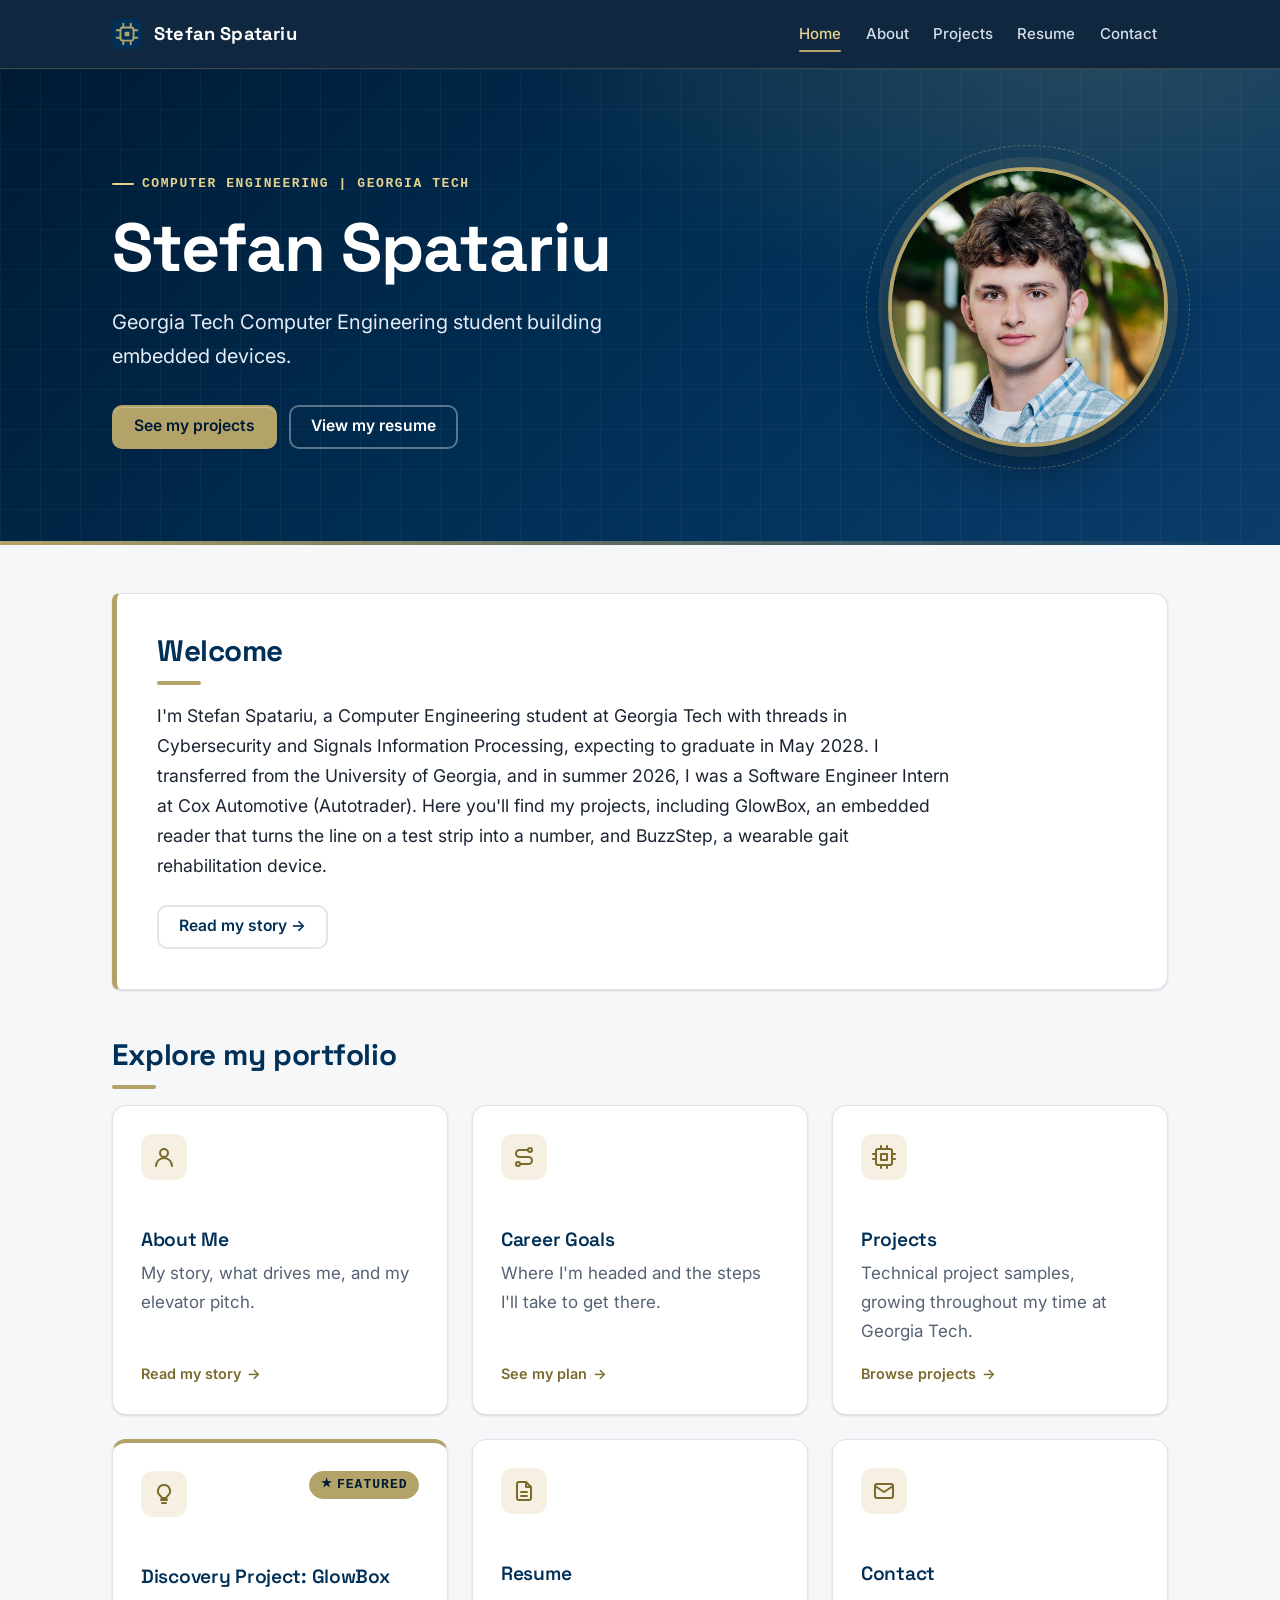
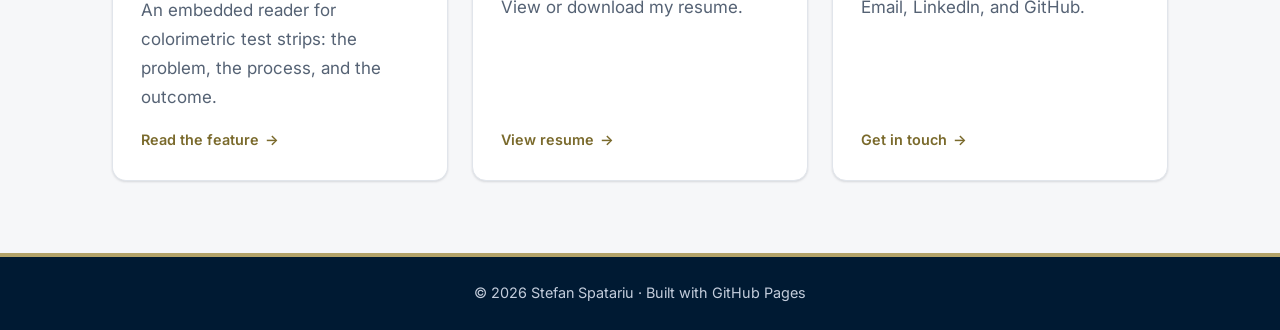
<file: index.html>
<!DOCTYPE html>
<html lang="en">
<head>
<meta charset="utf-8">
<meta name="viewport" content="width=device-width, initial-scale=1">
<title>Home | Stefan Spatariu ePortfolio</title>
<meta name="description" content="ECE ePortfolio of Stefan Spatariu, Computer Engineering student at Georgia Tech.">
<meta name="theme-color" content="#001a33">
<link rel="icon" href="favicon.svg" type="image/svg+xml">
<link rel="preconnect" href="https://fonts.googleapis.com">
<link rel="preconnect" href="https://fonts.gstatic.com" crossorigin>
<link rel="stylesheet" href="https://fonts.googleapis.com/css2?family=Inter:wght@400;500;600;700&amp;family=Space+Grotesk:wght@500;600;700&amp;display=swap">
<link rel="stylesheet" href="style.css">
<script>document.documentElement.classList.add("js");</script>
<script src="script.js" defer></script>
</head>
<body>
<a class="skip-link" href="#main">Skip to main content</a>
<header class="site-header">
<div class="wrap header-inner">
<a class="brand" href="index.html"><img src="favicon.svg" alt="" width="30" height="30">Stefan Spatariu</a>
<button class="nav-toggle" type="button" aria-expanded="false" aria-controls="site-nav"><span class="nav-toggle-bars" aria-hidden="true"></span><span class="sr-only">Open menu</span></button>
<nav id="site-nav" class="site-nav" aria-label="Main">
<a class="active" aria-current="page" href="index.html">Home</a>
<a href="about.html">About</a>
<a href="projects.html">Projects</a>
<a href="resume.html">Resume</a>
<a href="contact.html">Contact</a>
</nav>
</div>
</header>

<main id="main">
<section class="hero" aria-labelledby="hero-name">
<div class="wrap hero-inner">
<div class="hero-photo">
<img class="headshot" src="images/headshot.jpg" alt="Headshot of Stefan Spatariu" width="280" height="280">
</div>
<div class="hero-text">
<p class="eyebrow">Computer Engineering | Georgia Tech</p>
<h1 id="hero-name">Stefan Spatariu</h1>
<p class="lede">Georgia Tech Computer Engineering student building embedded devices.</p>
<div class="hero-actions">
<a class="btn" href="projects.html">See my projects</a>
<a class="btn btn-light" href="resume.html">View my resume</a>
</div>
</div>
</div>
</section>

<div class="wrap content">
<section class="section welcome" aria-labelledby="welcome-heading">
<h2 id="welcome-heading">Welcome</h2>
<p>I'm Stefan Spatariu, a Computer Engineering student at Georgia Tech with threads in Cybersecurity and Signals Information Processing, expecting to graduate in May 2028. I transferred from the University of Georgia, and in summer 2026, I was a Software Engineer Intern at Cox Automotive (Autotrader). Here you'll find my projects, including GlowBox, an embedded reader that turns the line on a test strip into a number, and BuzzStep, a wearable gait rehabilitation device.</p>
<p class="welcome-actions"><a class="btn btn-ghost" href="about.html">Read my story &rarr;</a></p>
</section>

<section class="section" aria-labelledby="site-heading">
<h2 id="site-heading">Explore my portfolio</h2>
<div class="grid">
<article class="card card-link">
<span class="icon-badge"><svg viewBox="0 0 24 24" fill="none" stroke="currentColor" stroke-width="2" stroke-linecap="round" stroke-linejoin="round" aria-hidden="true" focusable="false"><circle cx="12" cy="8" r="4"/><path d="M4 21a8 8 0 0 1 16 0"/></svg></span>
<h3><a href="about.html">About Me</a></h3>
<p>My story, what drives me, and my elevator pitch.</p>
<span class="card-more" aria-hidden="true">Read my story</span>
</article>
<article class="card card-link">
<span class="icon-badge"><svg viewBox="0 0 24 24" fill="none" stroke="currentColor" stroke-width="2" stroke-linecap="round" stroke-linejoin="round" aria-hidden="true" focusable="false"><circle cx="6" cy="19" r="2"/><circle cx="18" cy="5" r="2"/><path d="M8 19h8.5a3.5 3.5 0 0 0 0-7h-9a3.5 3.5 0 0 1 0-7H16"/></svg></span>
<h3><a href="about.html#goals">Career Goals</a></h3>
<p>Where I'm headed and the steps I'll take to get there.</p>
<span class="card-more" aria-hidden="true">See my plan</span>
</article>
<article class="card card-link">
<span class="icon-badge"><svg viewBox="0 0 24 24" fill="none" stroke="currentColor" stroke-width="2" stroke-linecap="round" stroke-linejoin="round" aria-hidden="true" focusable="false"><rect x="4" y="4" width="16" height="16" rx="2"/><rect x="9" y="9" width="6" height="6"/><path d="M9 1v3M15 1v3M9 20v3M15 20v3M20 9h3M20 14h3M1 9h3M1 14h3"/></svg></span>
<h3><a href="projects.html">Projects</a></h3>
<p>Technical project samples, growing throughout my time at Georgia Tech.</p>
<span class="card-more" aria-hidden="true">Browse projects</span>
</article>
<article class="card card-link card-featured">
<span class="icon-badge"><svg viewBox="0 0 24 24" fill="none" stroke="currentColor" stroke-width="2" stroke-linecap="round" stroke-linejoin="round" aria-hidden="true" focusable="false"><path d="M9 18h6M10 21h4"/><path d="M12 3a6 6 0 0 0-3.5 10.9c.6.5 1 1.2 1 2.1h5c0-.9.4-1.6 1-2.1A6 6 0 0 0 12 3z"/></svg></span>
<span class="badge badge-featured">Featured</span>
<h3><a href="discovery.html">Discovery Project: GlowBox</a></h3>
<p>An embedded reader for colorimetric test strips: the problem, the process, and the outcome.</p>
<span class="card-more" aria-hidden="true">Read the feature</span>
</article>
<article class="card card-link">
<span class="icon-badge"><svg viewBox="0 0 24 24" fill="none" stroke="currentColor" stroke-width="2" stroke-linecap="round" stroke-linejoin="round" aria-hidden="true" focusable="false"><path d="M14 3H7a2 2 0 0 0-2 2v14a2 2 0 0 0 2 2h10a2 2 0 0 0 2-2V8z"/><path d="M14 3v5h5M9 13h6M9 17h6"/></svg></span>
<h3><a href="resume.html">Resume</a></h3>
<p>View or download my resume.</p>
<span class="card-more" aria-hidden="true">View resume</span>
</article>
<article class="card card-link">
<span class="icon-badge"><svg viewBox="0 0 24 24" fill="none" stroke="currentColor" stroke-width="2" stroke-linecap="round" stroke-linejoin="round" aria-hidden="true" focusable="false"><rect x="3" y="5" width="18" height="14" rx="2"/><path d="m3 7 9 6 9-6"/></svg></span>
<h3><a href="contact.html">Contact</a></h3>
<p>Email, LinkedIn, and GitHub.</p>
<span class="card-more" aria-hidden="true">Get in touch</span>
</article>
</div>
</section>
</div>
</main>

<footer class="site-footer">
<div class="wrap footer-inner">
<p>&copy; 2026 Stefan Spatariu &middot; Built with GitHub Pages</p>

</div>
</footer>
</body>
</html>
</file>
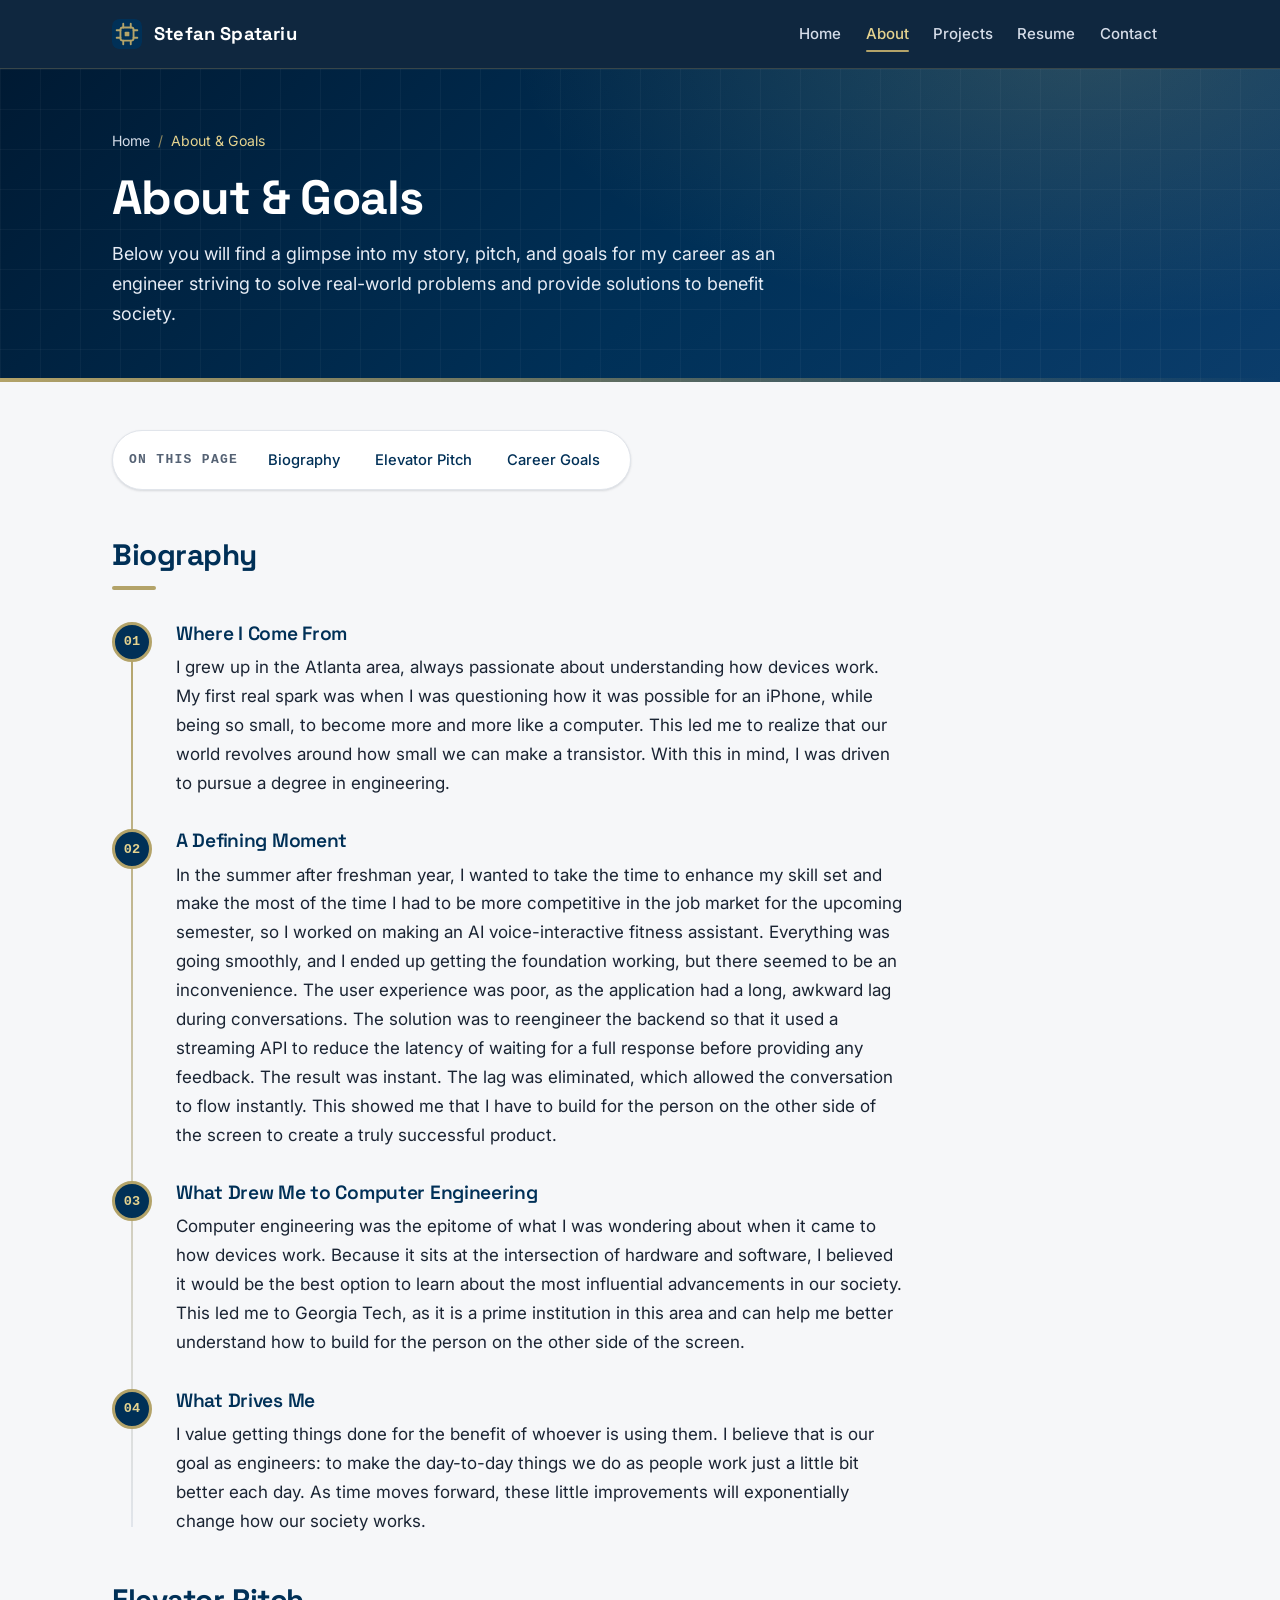
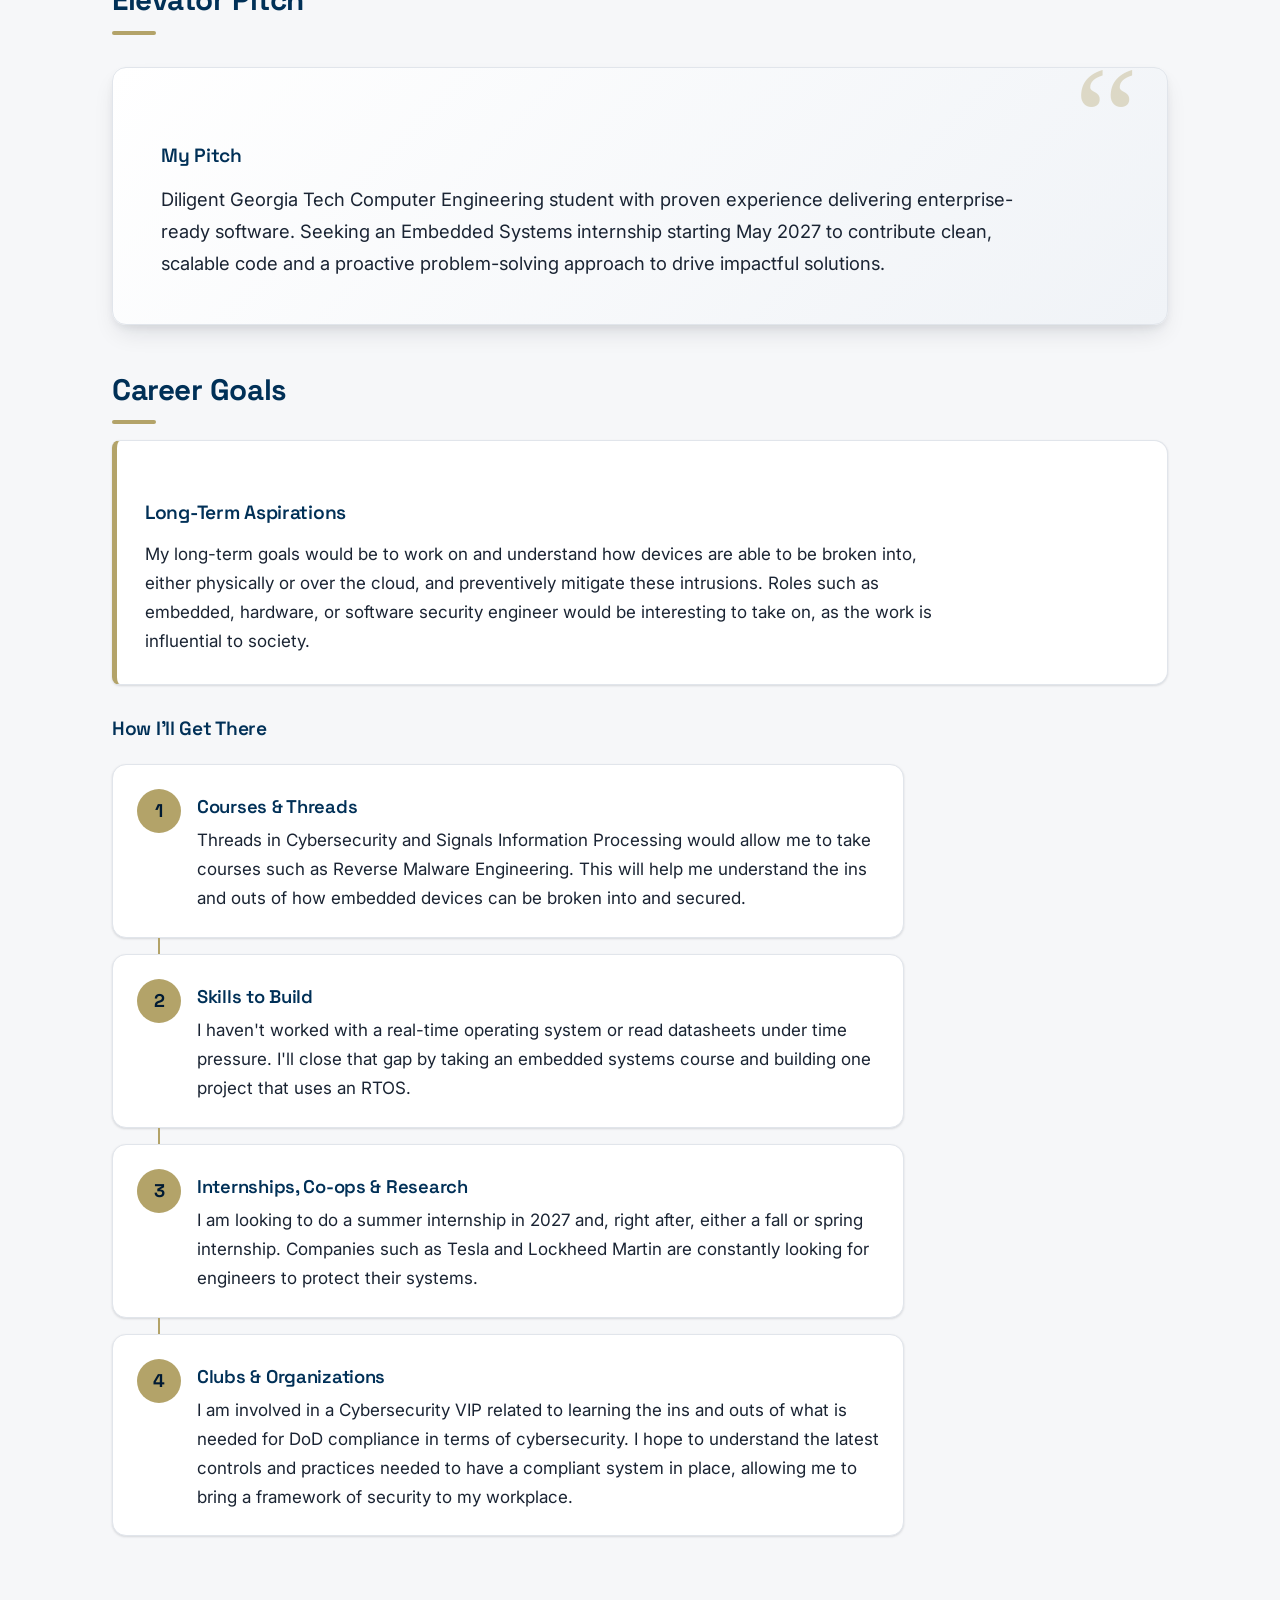
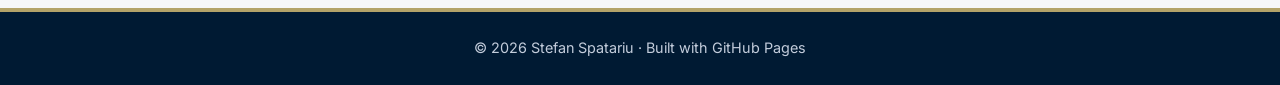
<file: about.html>
<!DOCTYPE html>
<html lang="en">
<head>
<meta charset="utf-8">
<meta name="viewport" content="width=device-width, initial-scale=1">
<title>About &amp; Goals | Stefan Spatariu ePortfolio</title>
<meta name="description" content="About Stefan Spatariu: biography, elevator pitch, and career goals.">
<meta name="theme-color" content="#001a33">
<link rel="icon" href="favicon.svg" type="image/svg+xml">
<link rel="preconnect" href="https://fonts.googleapis.com">
<link rel="preconnect" href="https://fonts.gstatic.com" crossorigin>
<link rel="stylesheet" href="https://fonts.googleapis.com/css2?family=Inter:wght@400;500;600;700&amp;family=Space+Grotesk:wght@500;600;700&amp;display=swap">
<link rel="stylesheet" href="style.css">
<script>document.documentElement.classList.add("js");</script>
<script src="script.js" defer></script>
</head>
<body>
<a class="skip-link" href="#main">Skip to main content</a>
<header class="site-header">
<div class="wrap header-inner">
<a class="brand" href="index.html"><img src="favicon.svg" alt="" width="30" height="30">Stefan Spatariu</a>
<button class="nav-toggle" type="button" aria-expanded="false" aria-controls="site-nav"><span class="nav-toggle-bars" aria-hidden="true"></span><span class="sr-only">Open menu</span></button>
<nav id="site-nav" class="site-nav" aria-label="Main">
<a href="index.html">Home</a>
<a class="active" aria-current="page" href="about.html">About</a>
<a href="projects.html">Projects</a>
<a href="resume.html">Resume</a>
<a href="contact.html">Contact</a>
</nav>
</div>
</header>

<main id="main">
<header class="page-hero">
<div class="wrap">
<nav class="breadcrumb" aria-label="Breadcrumb"><ol><li><a href="index.html">Home</a></li><li><span aria-current="page">About &amp; Goals</span></li></ol></nav>
<h1>About &amp; Goals</h1>
<p class="lede">Below you will find a glimpse into my story, pitch, and goals for my career as an engineer striving to solve real-world problems and provide solutions to benefit society.</p>
</div>
</header>

<div class="wrap content">
<nav class="page-toc" aria-label="On this page">
<span class="page-toc-label">On this page</span>
<a href="#bio">Biography</a>
<a href="#pitch">Elevator Pitch</a>
<a href="#goals">Career Goals</a>
</nav>

<!-- ============ 1. Biography ============ -->
<section class="section" id="bio" aria-labelledby="bio-title">
<h2 id="bio-title">Biography</h2>
<ol class="journey">
<li>
<span class="journey-marker" aria-hidden="true">01</span>
<h3>Where I Come From</h3>
<p>I grew up in the Atlanta area, always passionate about understanding how devices work. My first real spark was when I was questioning how it was possible for an iPhone, while being so small, to become more and more like a computer. This led me to realize that our world revolves around how small we can make a transistor. With this in mind, I was driven to pursue a degree in engineering.</p>
</li>
<li>
<span class="journey-marker" aria-hidden="true">02</span>
<h3>A Defining Moment</h3>
<p>In the summer after freshman year, I wanted to take the time to enhance my skill set and make the most of the time I had to be more competitive in the job market for the upcoming semester, so I worked on making an AI voice-interactive fitness assistant. Everything was going smoothly, and I ended up getting the foundation working, but there seemed to be an inconvenience. The user experience was poor, as the application had a long, awkward lag during conversations. The solution was to reengineer the backend so that it used a streaming API to reduce the latency of waiting for a full response before providing any feedback. The result was instant. The lag was eliminated, which allowed the conversation to flow instantly. This showed me that I have to build for the person on the other side of the screen to create a truly successful product.</p>
</li>
<li>
<span class="journey-marker" aria-hidden="true">03</span>
<h3>What Drew Me to Computer Engineering</h3>
<p>Computer engineering was the epitome of what I was wondering about when it came to how devices work. Because it sits at the intersection of hardware and software, I believed it would be the best option to learn about the most influential advancements in our society. This led me to Georgia Tech, as it is a prime institution in this area and can help me better understand how to build for the person on the other side of the screen.</p>
</li>
<li>
<span class="journey-marker" aria-hidden="true">04</span>
<h3>What Drives Me</h3>
<p>I value getting things done for the benefit of whoever is using them. I believe that is our goal as engineers: to make the day-to-day things we do as people work just a little bit better each day. As time moves forward, these little improvements will exponentially change how our society works.</p>
</li>
</ol>
</section>

<!-- ============ 2. Elevator pitch (written only) ============ -->
<section class="section" id="pitch" aria-labelledby="pitch-title">
<h2 id="pitch-title">Elevator Pitch</h2>
<div class="pitch-card">
<h3>My Pitch</h3>
<p>Diligent Georgia Tech Computer Engineering student with proven experience delivering enterprise-ready software. Seeking an Embedded Systems internship starting May 2027 to contribute clean, scalable code and a proactive problem-solving approach to drive impactful solutions.</p>
</div>
</section>

<!-- ============ 3. Career goals ============ -->
<section class="section" id="goals" aria-labelledby="goals-title">
<h2 id="goals-title">Career Goals</h2>

<div class="callout">
<h3>Long-Term Aspirations</h3>
<p>My long-term goals would be to work on and understand how devices are able to be broken into, either physically or over the cloud, and preventively mitigate these intrusions. Roles such as embedded, hardware, or software security engineer would be interesting to take on, as the work is influential to society.</p>
</div>

<div class="subsection">
<h3>How I'll Get There</h3>

<ol class="steps">
<li class="step">
<span class="step-num" aria-hidden="true">1</span>
<div>
<h4>Courses &amp; Threads</h4>
<p>Threads in Cybersecurity and Signals Information Processing would allow me to take courses such as Reverse Malware Engineering. This will help me understand the ins and outs of how embedded devices can be broken into and secured.</p>
</div>
</li>
<li class="step">
<span class="step-num" aria-hidden="true">2</span>
<div>
<h4>Skills to Build</h4>
<p>I haven't worked with a real-time operating system or read datasheets under time pressure. I'll close that gap by taking an embedded systems course and building one project that uses an RTOS.</p>
</div>
</li>
<li class="step">
<span class="step-num" aria-hidden="true">3</span>
<div>
<h4>Internships, Co-ops &amp; Research</h4>
<p>I am looking to do a summer internship in 2027 and, right after, either a fall or spring internship. Companies such as Tesla and Lockheed Martin are constantly looking for engineers to protect their systems.</p>
</div>
</li>
<li class="step">
<span class="step-num" aria-hidden="true">4</span>
<div>
<h4>Clubs &amp; Organizations</h4>
<p>I am involved in a Cybersecurity VIP related to learning the ins and outs of what is needed for DoD compliance in terms of cybersecurity. I hope to understand the latest controls and practices needed to have a compliant system in place, allowing me to bring a framework of security to my workplace.</p>
</div>
</li>
</ol>
</div>
</section>
</div>
</main>

<footer class="site-footer">
<div class="wrap footer-inner">
<p>&copy; 2026 Stefan Spatariu &middot; Built with GitHub Pages</p>

</div>
</footer>
</body>
</html>
</file>
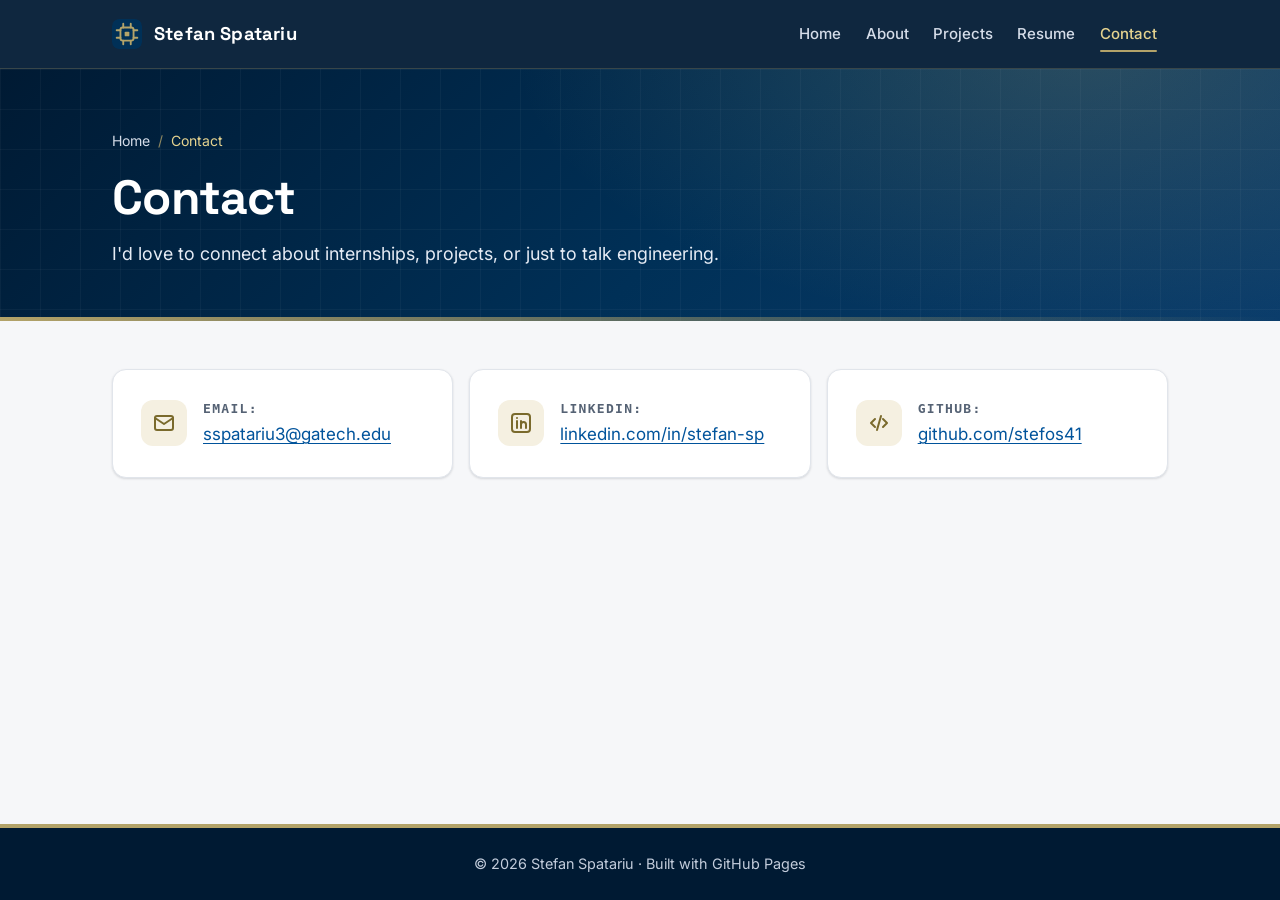
<file: contact.html>
<!DOCTYPE html>
<html lang="en">
<head>
<meta charset="utf-8">
<meta name="viewport" content="width=device-width, initial-scale=1">
<title>Contact | Stefan Spatariu ePortfolio</title>
<meta name="description" content="Contact Stefan Spatariu about internships, projects, or engineering.">
<meta name="theme-color" content="#001a33">
<link rel="icon" href="favicon.svg" type="image/svg+xml">
<link rel="preconnect" href="https://fonts.googleapis.com">
<link rel="preconnect" href="https://fonts.gstatic.com" crossorigin>
<link rel="stylesheet" href="https://fonts.googleapis.com/css2?family=Inter:wght@400;500;600;700&amp;family=Space+Grotesk:wght@500;600;700&amp;display=swap">
<link rel="stylesheet" href="style.css">
<script>document.documentElement.classList.add("js");</script>
<script src="script.js" defer></script>
</head>
<body>
<a class="skip-link" href="#main">Skip to main content</a>
<header class="site-header">
<div class="wrap header-inner">
<a class="brand" href="index.html"><img src="favicon.svg" alt="" width="30" height="30">Stefan Spatariu</a>
<button class="nav-toggle" type="button" aria-expanded="false" aria-controls="site-nav"><span class="nav-toggle-bars" aria-hidden="true"></span><span class="sr-only">Open menu</span></button>
<nav id="site-nav" class="site-nav" aria-label="Main">
<a href="index.html">Home</a>
<a href="about.html">About</a>
<a href="projects.html">Projects</a>
<a href="resume.html">Resume</a>
<a class="active" aria-current="page" href="contact.html">Contact</a>
</nav>
</div>
</header>

<main id="main">
<header class="page-hero">
<div class="wrap">
<nav class="breadcrumb" aria-label="Breadcrumb"><ol><li><a href="index.html">Home</a></li><li><span aria-current="page">Contact</span></li></ol></nav>
<h1>Contact</h1>
<p class="lede">I'd love to connect about internships, projects, or just to talk engineering.</p>
</div>
</header>

<div class="wrap content">
<div class="contact-list">
<div class="card contact-item">
<span class="icon-badge"><svg viewBox="0 0 24 24" fill="none" stroke="currentColor" stroke-width="2" stroke-linecap="round" stroke-linejoin="round" aria-hidden="true" focusable="false"><rect x="3" y="5" width="18" height="14" rx="2"/><path d="m3 7 9 6 9-6"/></svg></span>
<p><strong>Email:</strong> <a href="mailto:sspatariu3@gatech.edu">sspatariu3@gatech.edu</a></p>
</div>
<div class="card contact-item">
<span class="icon-badge"><svg viewBox="0 0 24 24" fill="none" stroke="currentColor" stroke-width="2" stroke-linecap="round" stroke-linejoin="round" aria-hidden="true" focusable="false"><rect x="3" y="3" width="18" height="18" rx="3"/><path d="M8 10v7M8 7v.01M12 17v-7M12 13.5a2.5 2.5 0 0 1 5 0V17"/></svg></span>
<p><strong>LinkedIn:</strong> <a href="https://www.linkedin.com/in/stefan-sp">linkedin.com/in/stefan-sp</a></p>
</div>
<div class="card contact-item">
<span class="icon-badge"><svg viewBox="0 0 24 24" fill="none" stroke="currentColor" stroke-width="2" stroke-linecap="round" stroke-linejoin="round" aria-hidden="true" focusable="false"><path d="m8 8-4 4 4 4M16 8l4 4-4 4M14 5l-4 14"/></svg></span>
<p><strong>GitHub:</strong> <a href="https://github.com/stefos41" target="_blank" rel="noopener noreferrer">github.com/stefos41<span class="sr-only"> (opens in a new tab)</span></a></p>
</div>
</div>
</div>
</main>

<footer class="site-footer">
<div class="wrap footer-inner">
<p>&copy; 2026 Stefan Spatariu &middot; Built with GitHub Pages</p>

</div>
</footer>
</body>
</html>
</file>
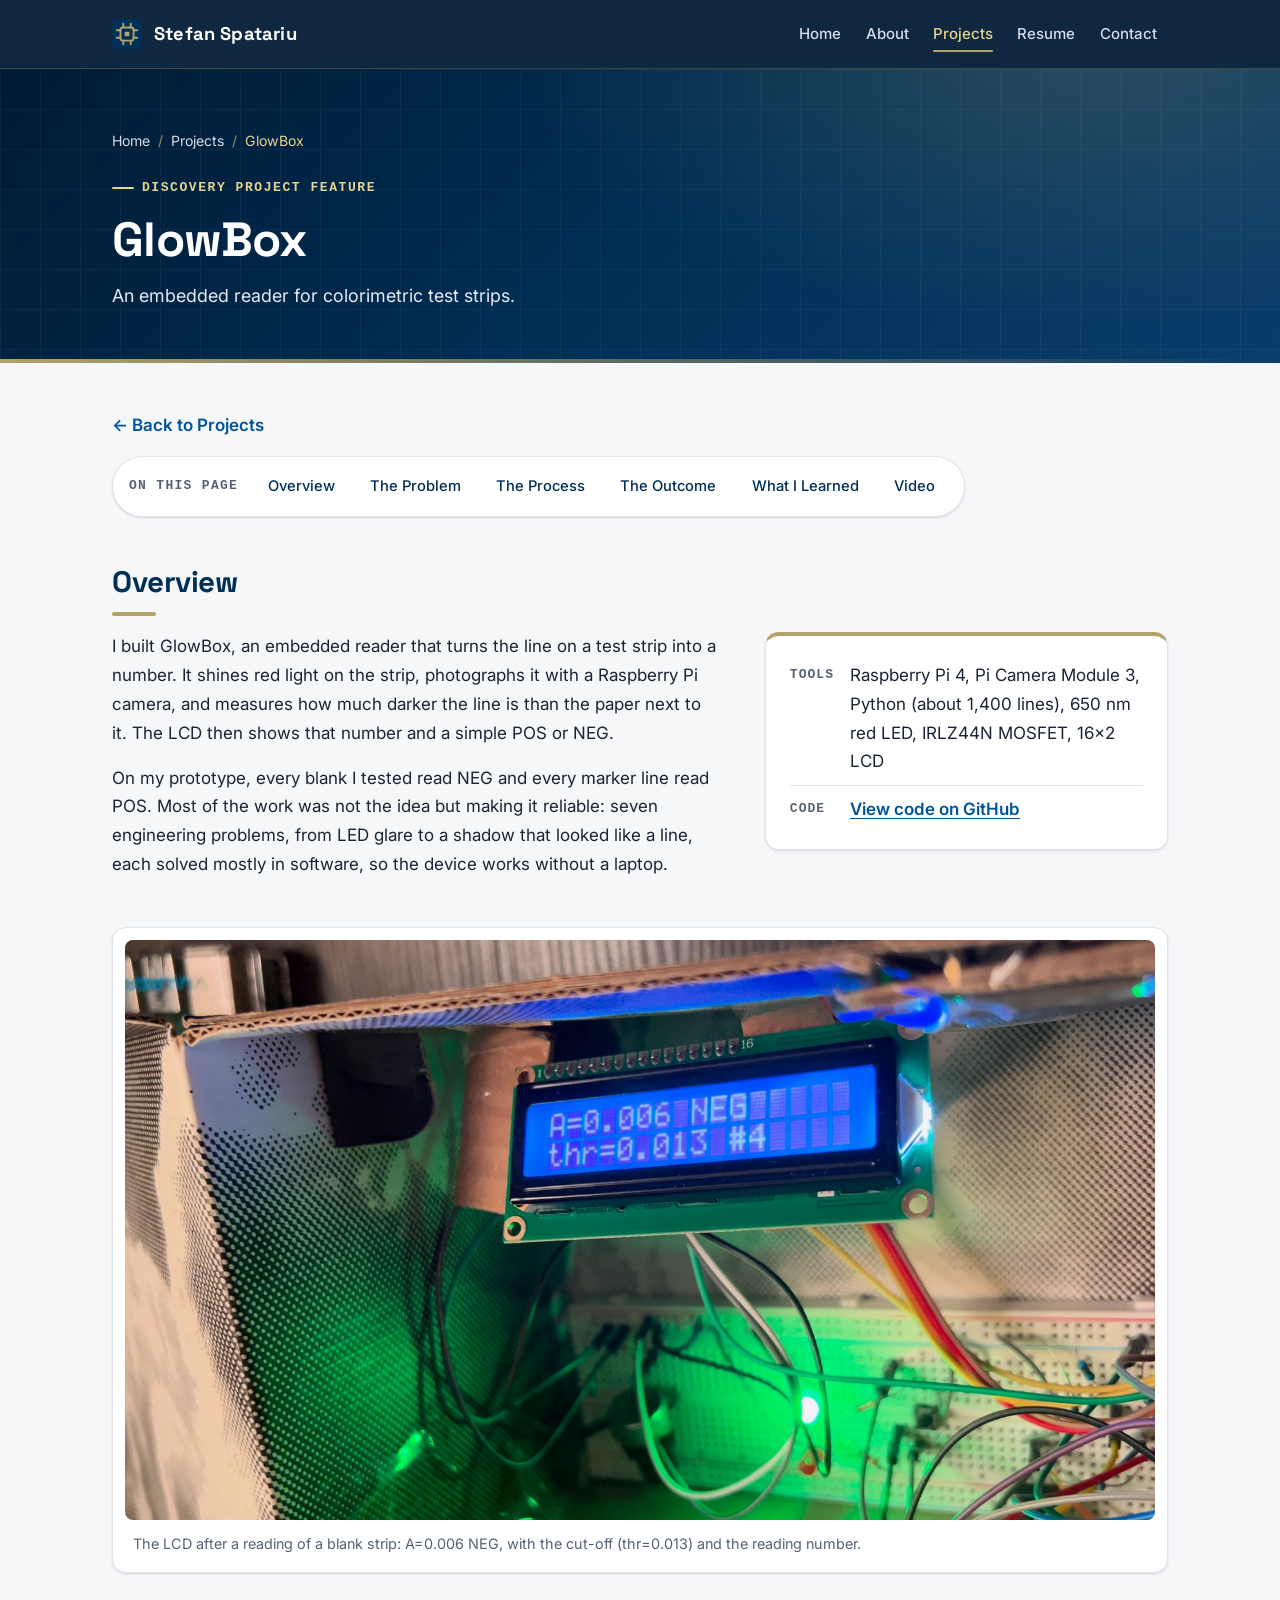
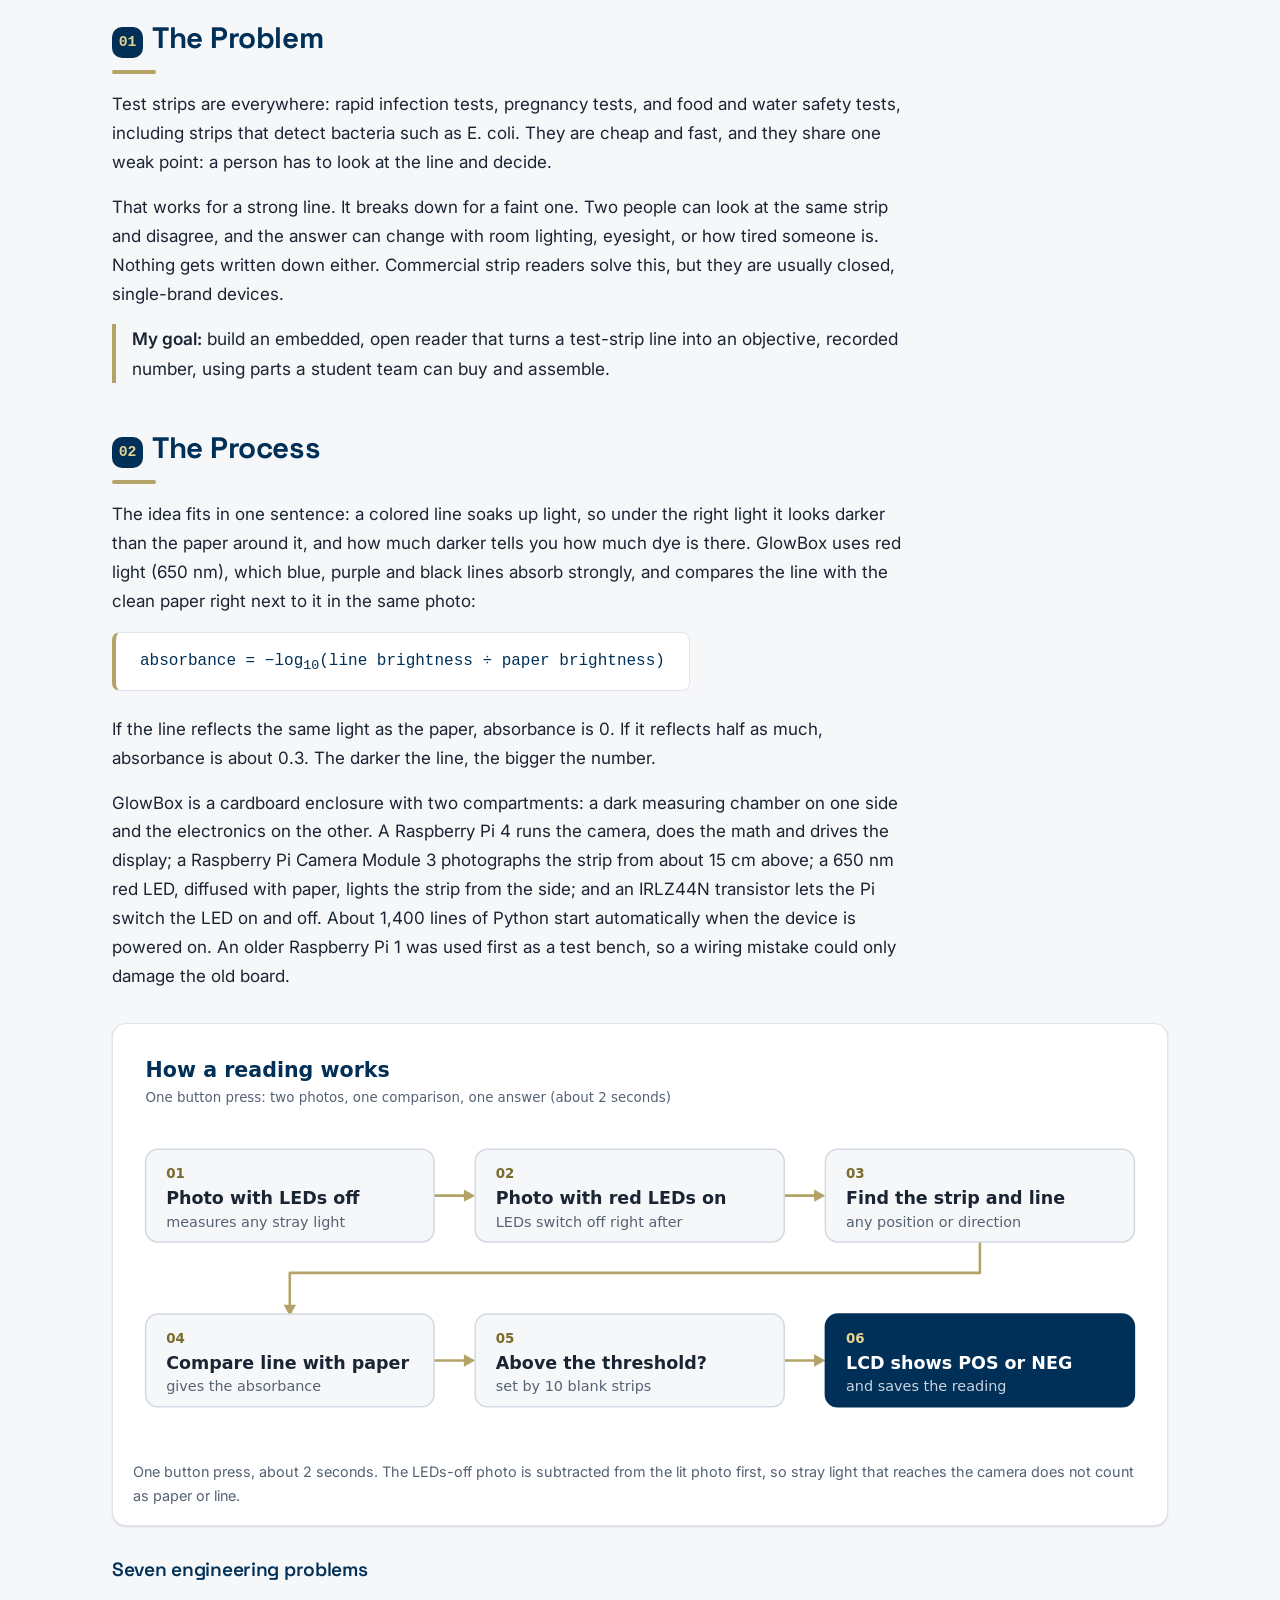
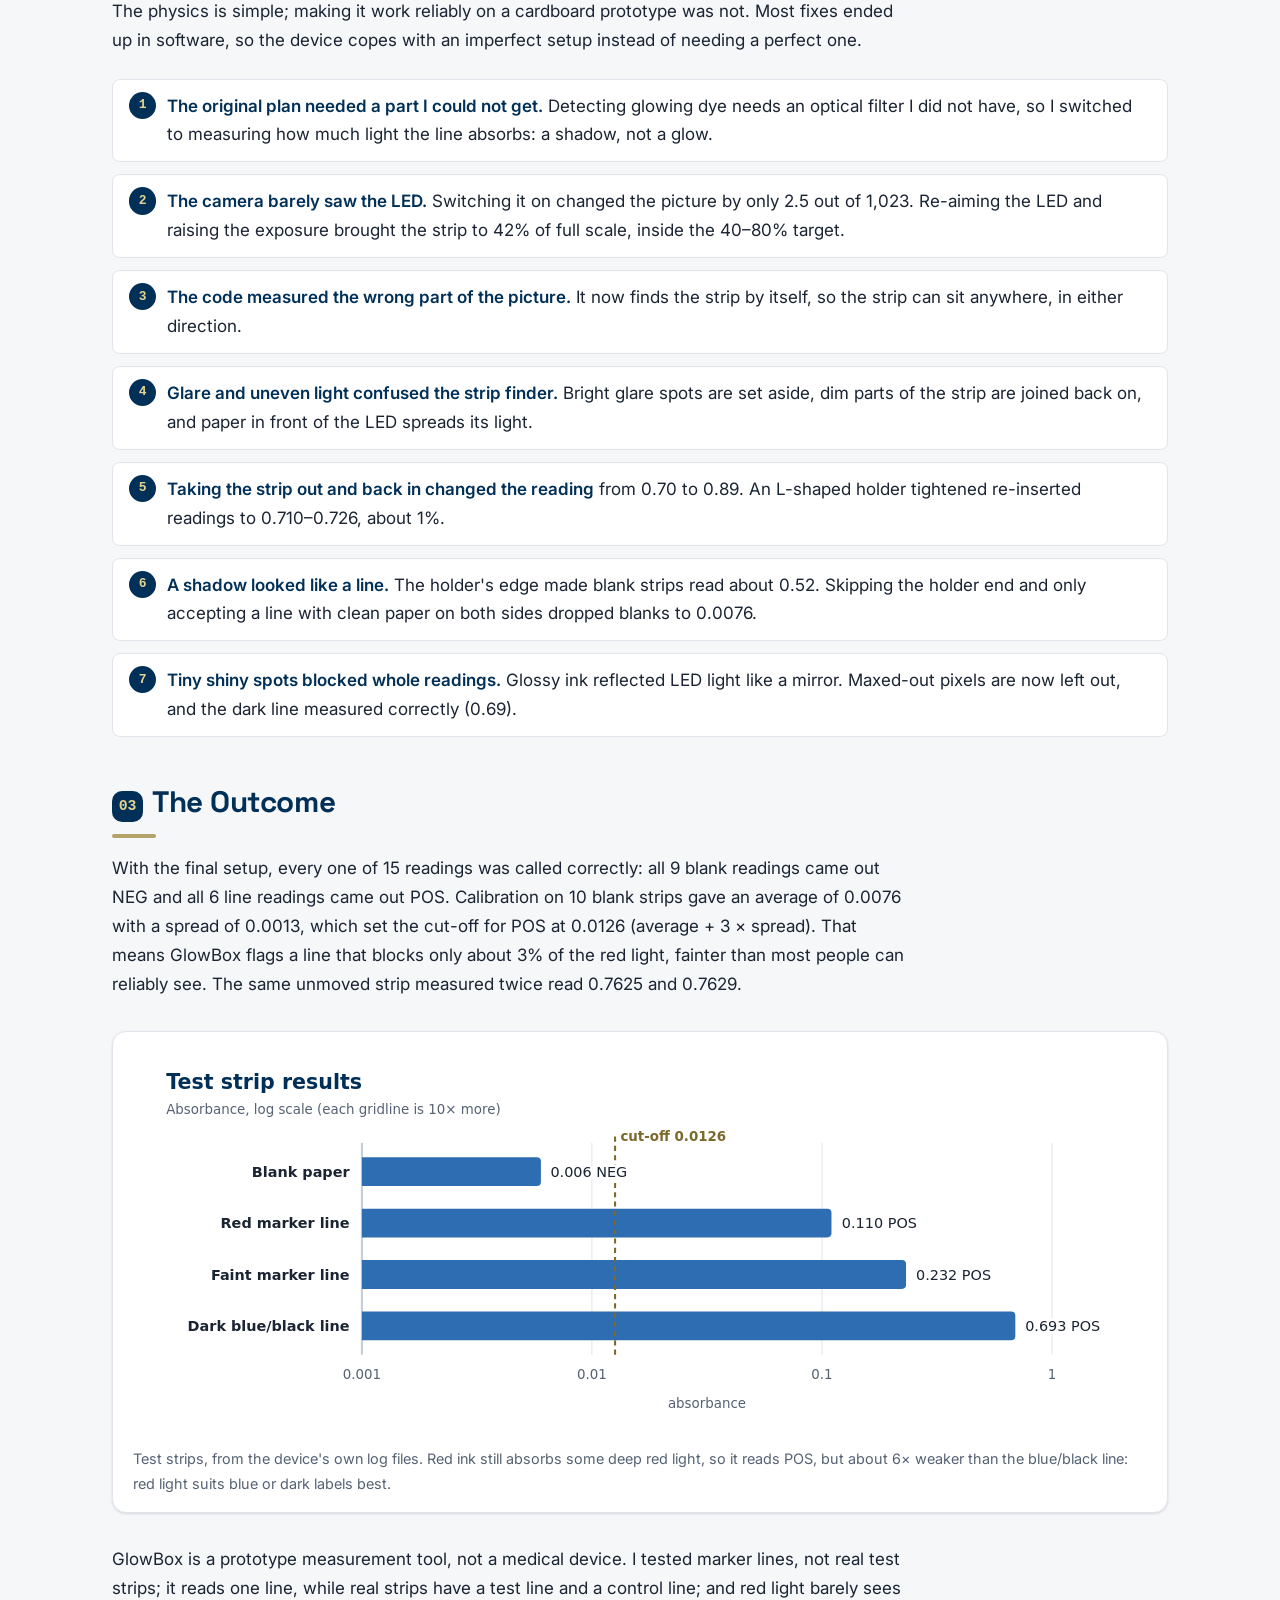
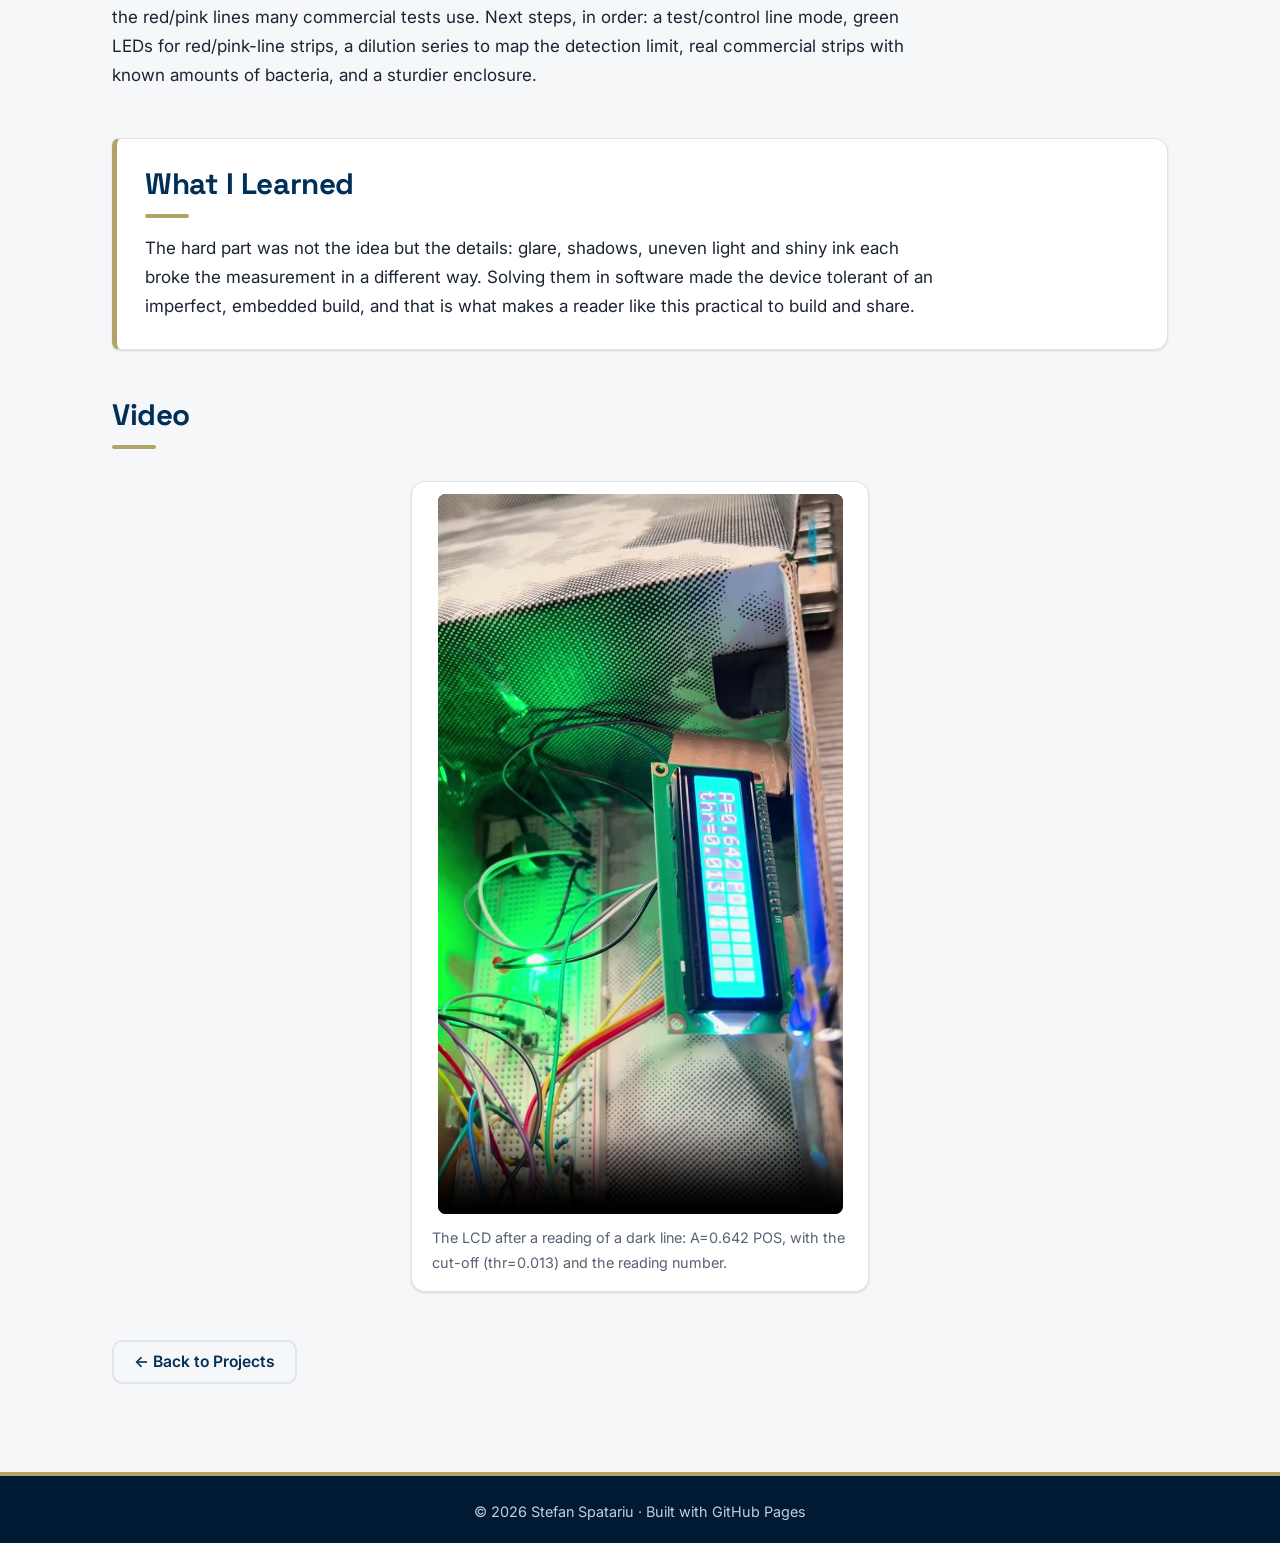
<file: discovery.html>
<!DOCTYPE html>
<html lang="en">
<head>
<meta charset="utf-8">
<meta name="viewport" content="width=device-width, initial-scale=1">
<title>GlowBox | Stefan Spatariu ePortfolio</title>
<meta name="description" content="GlowBox, an embedded reader that turns the line on a colorimetric test strip into a number. Discovery Project Feature by Stefan Spatariu.">
<meta name="theme-color" content="#001a33">
<link rel="icon" href="favicon.svg" type="image/svg+xml">
<link rel="preconnect" href="https://fonts.googleapis.com">
<link rel="preconnect" href="https://fonts.gstatic.com" crossorigin>
<link rel="stylesheet" href="https://fonts.googleapis.com/css2?family=Inter:wght@400;500;600;700&amp;family=Space+Grotesk:wght@500;600;700&amp;display=swap">
<link rel="stylesheet" href="style.css">
<script>document.documentElement.classList.add("js");</script>
<script src="script.js" defer></script>
</head>
<body>
<a class="skip-link" href="#main">Skip to main content</a>
<header class="site-header">
<div class="wrap header-inner">
<a class="brand" href="index.html"><img src="favicon.svg" alt="" width="30" height="30">Stefan Spatariu</a>
<button class="nav-toggle" type="button" aria-expanded="false" aria-controls="site-nav"><span class="nav-toggle-bars" aria-hidden="true"></span><span class="sr-only">Open menu</span></button>
<nav id="site-nav" class="site-nav" aria-label="Main">
<a href="index.html">Home</a>
<a href="about.html">About</a>
<a class="active" aria-current="true" href="projects.html">Projects</a>
<a href="resume.html">Resume</a>
<a href="contact.html">Contact</a>
</nav>
</div>
</header>

<main id="main">
<header class="page-hero">
<div class="wrap">
<nav class="breadcrumb" aria-label="Breadcrumb"><ol><li><a href="index.html">Home</a></li><li><a href="projects.html">Projects</a></li><li><span aria-current="page">GlowBox</span></li></ol></nav>
<p class="eyebrow">Discovery Project Feature</p>
<h1>GlowBox</h1>
<p class="lede">An embedded reader for colorimetric test strips.</p>
</div>
</header>

<div class="wrap content">
<p class="feature-topbar"><a class="back-link" href="projects.html">&larr; Back to Projects</a></p>

<nav class="page-toc" aria-label="On this page">
<span class="page-toc-label">On this page</span>
<a href="#overview">Overview</a>
<a href="#problem">The Problem</a>
<a href="#process">The Process</a>
<a href="#outcome">The Outcome</a>
<a href="#learned">What I Learned</a>
<a href="#video">Video</a>
</nav>

<!-- ============ Overview ============ -->
<section class="section" id="overview" aria-labelledby="overview-title">
<h2 id="overview-title">Overview</h2>
<div class="overview-grid">
<div>
<p>I built GlowBox, an embedded reader that turns the line on a test strip into a number. It shines red light on the strip, photographs it with a Raspberry Pi camera, and measures how much darker the line is than the paper next to it. The LCD then shows that number and a simple POS or NEG.</p>
<p>On my prototype, every blank I tested read NEG and every marker line read POS. Most of the work was not the idea but making it reliable: seven engineering problems, from LED glare to a shadow that looked like a line, each solved mostly in software, so the device works without a laptop.</p>
</div>
<dl class="facts" aria-label="Project at a glance">
<div><dt>Tools</dt><dd>Raspberry Pi 4, Pi Camera Module 3, Python (about 1,400 lines), 650&nbsp;nm red LED, IRLZ44N MOSFET, 16&times;2 LCD</dd></div>
<div><dt>Code</dt><dd><a class="facts-link" href="https://github.com/stefos41/Absorbance" target="_blank" rel="noopener noreferrer">View code on GitHub<span class="sr-only"> (opens in a new tab)</span></a></dd></div>
</dl>
</div>
<figure>
<img src="images/glowbox-photo.jpg" alt="GlowBox's LCD reading &quot;A=0.006 NEG&quot; and &quot;thr=0.013 #4&quot;, mounted inside the cardboard enclosure above a breadboard with jumper wires and a glowing green LED." width="1600" height="900">
<figcaption>The LCD after a reading of a blank strip: A=0.006 NEG, with the cut-off (thr=0.013) and the reading number.</figcaption>
</figure>
</section>

<!-- ============ The Problem ============ -->
<section class="section" id="problem" aria-labelledby="problem-title">
<h2 id="problem-title"><span class="section-kicker" aria-hidden="true">01</span>The Problem</h2>
<p>Test strips are everywhere: rapid infection tests, pregnancy tests, and food and water safety tests, including strips that detect bacteria such as E. coli. They are cheap and fast, and they share one weak point: a person has to look at the line and decide.</p>
<p>That works for a strong line. It breaks down for a faint one. Two people can look at the same strip and disagree, and the answer can change with room lighting, eyesight, or how tired someone is. Nothing gets written down either. Commercial strip readers solve this, but they are usually closed, single-brand devices.</p>
<p class="goal-line"><strong>My goal:</strong> build an embedded, open reader that turns a test-strip line into an objective, recorded number, using parts a student team can buy and assemble.</p>
</section>

<!-- ============ The Process ============ -->
<section class="section" id="process" aria-labelledby="process-title">
<h2 id="process-title"><span class="section-kicker" aria-hidden="true">02</span>The Process</h2>
<p>The idea fits in one sentence: a colored line soaks up light, so under the right light it looks darker than the paper around it, and how much darker tells you how much dye is there. GlowBox uses red light (650&nbsp;nm), which blue, purple and black lines absorb strongly, and compares the line with the clean paper right next to it in the same photo:</p>
<p class="formula"><code>absorbance = &minus;log<sub>10</sub>(line brightness &divide; paper brightness)</code></p>
<p>If the line reflects the same light as the paper, absorbance is 0. If it reflects half as much, absorbance is about 0.3. The darker the line, the bigger the number.</p>
<p>GlowBox is a cardboard enclosure with two compartments: a dark measuring chamber on one side and the electronics on the other. A Raspberry Pi 4 runs the camera, does the math and drives the display; a Raspberry Pi Camera Module 3 photographs the strip from about 15&nbsp;cm above; a 650&nbsp;nm red LED, diffused with paper, lights the strip from the side; and an IRLZ44N transistor lets the Pi switch the LED on and off. About 1,400 lines of Python start automatically when the device is powered on. An older Raspberry Pi 1 was used first as a test bench, so a wiring mistake could only damage the old board.</p>

<figure>
<img src="images/process-diagram.svg" alt="Six-step diagram of a GlowBox reading: photo with LEDs off, photo with red LEDs on, find the strip and line, compare line with paper, check whether it is above the threshold, then the LCD shows POS or NEG and saves the reading." width="1000" height="400">
<figcaption>One button press, about 2 seconds. The LEDs-off photo is subtracted from the lit photo first, so stray light that reaches the camera does not count as paper or line.</figcaption>
</figure>

<h3>Seven engineering problems</h3>
<p>The physics is simple; making it work reliably on a cardboard prototype was not. Most fixes ended up in software, so the device copes with an imperfect setup instead of needing a perfect one.</p>
<ol class="problem-list">
<li><strong>The original plan needed a part I could not get.</strong> Detecting glowing dye needs an optical filter I did not have, so I switched to measuring how much light the line absorbs: a shadow, not a glow.</li>
<li><strong>The camera barely saw the LED.</strong> Switching it on changed the picture by only 2.5 out of 1,023. Re-aiming the LED and raising the exposure brought the strip to 42% of full scale, inside the 40&ndash;80% target.</li>
<li><strong>The code measured the wrong part of the picture.</strong> It now finds the strip by itself, so the strip can sit anywhere, in either direction.</li>
<li><strong>Glare and uneven light confused the strip finder.</strong> Bright glare spots are set aside, dim parts of the strip are joined back on, and paper in front of the LED spreads its light.</li>
<li><strong>Taking the strip out and back in changed the reading</strong> from 0.70 to 0.89. An L-shaped holder tightened re-inserted readings to 0.710&ndash;0.726, about 1%.</li>
<li><strong>A shadow looked like a line.</strong> The holder's edge made blank strips read about 0.52. Skipping the holder end and only accepting a line with clean paper on both sides dropped blanks to 0.0076.</li>
<li><strong>Tiny shiny spots blocked whole readings.</strong> Glossy ink reflected LED light like a mirror. Maxed-out pixels are now left out, and the dark line measured correctly (0.69).</li>
</ol>
</section>

<!-- ============ The Outcome ============ -->
<section class="section" id="outcome" aria-labelledby="outcome-title">
<h2 id="outcome-title"><span class="section-kicker" aria-hidden="true">03</span>The Outcome</h2>
<p>With the final setup, every one of 15 readings was called correctly: all 9 blank readings came out NEG and all 6 line readings came out POS. Calibration on 10 blank strips gave an average of 0.0076 with a spread of 0.0013, which set the cut-off for POS at 0.0126 (average + 3 &times; spread). That means GlowBox flags a line that blocks only about 3% of the red light, fainter than most people can reliably see. The same unmoved strip measured twice read 0.7625 and 0.7629.</p>
<figure>
<img src="images/results-chart.svg" alt="Bar chart of absorbance on a log scale with a cut-off line at 0.0126: blank paper 0.006 (NEG), red marker line 0.110 (POS), faint marker line 0.232 (POS), dark blue/black marker line 0.693 (POS)." width="1000" height="380">
<figcaption>Test strips, from the device's own log files. Red ink still absorbs some deep red light, so it reads POS, but about 6&times; weaker than the blue/black line: red light suits blue or dark labels best.</figcaption>
</figure>
<p>GlowBox is a prototype measurement tool, not a medical device. I tested marker lines, not real test strips; it reads one line, while real strips have a test line and a control line; and red light barely sees the red/pink lines many commercial tests use. Next steps, in order: a test/control line mode, green LEDs for red/pink-line strips, a dilution series to map the detection limit, real commercial strips with known amounts of bacteria, and a sturdier enclosure.</p>
</section>

<!-- ============ What I Learned ============ -->
<section class="section callout" id="learned" aria-labelledby="learned-title">
<h2 id="learned-title">What I Learned</h2>
<p>The hard part was not the idea but the details: glare, shadows, uneven light and shiny ink each broke the measurement in a different way. Solving them in software made the device tolerant of an imperfect, embedded build, and that is what makes a reader like this practical to build and share.</p>
</section>

<!-- ============ Video (optional) ============ -->
<section class="section" id="video" aria-labelledby="video-title">
<h2 id="video-title">Video</h2>
<figure class="video-figure">
<video controls muted playsinline preload="metadata" poster="images/glowbox-video-poster.jpg?v=1663" width="720" height="1280" aria-label="Video of GlowBox (no sound): the cardboard lid over the enclosure is lifted, then the LCD shows a positive reading, A=0.642 POS.">
<source src="videos/glowbox-demo.mp4?v=1663" type="video/mp4">
<p>Your browser can't play this video. <a href="videos/glowbox-demo.mp4?v=1663">Download the GlowBox video (MP4, 2.9&nbsp;MB)</a>.</p>
</video>
<figcaption>The LCD after a reading of a dark line: A=0.642 POS, with the cut-off (thr=0.013) and the reading number.</figcaption>
</figure>
</section>

<p class="feature-footer"><a class="btn btn-ghost" href="projects.html">&larr; Back to Projects</a></p>
</div>
</main>

<footer class="site-footer">
<div class="wrap footer-inner">
<p>&copy; 2026 Stefan Spatariu &middot; Built with GitHub Pages</p>
</div>
</footer>
</body>
</html>
</file>
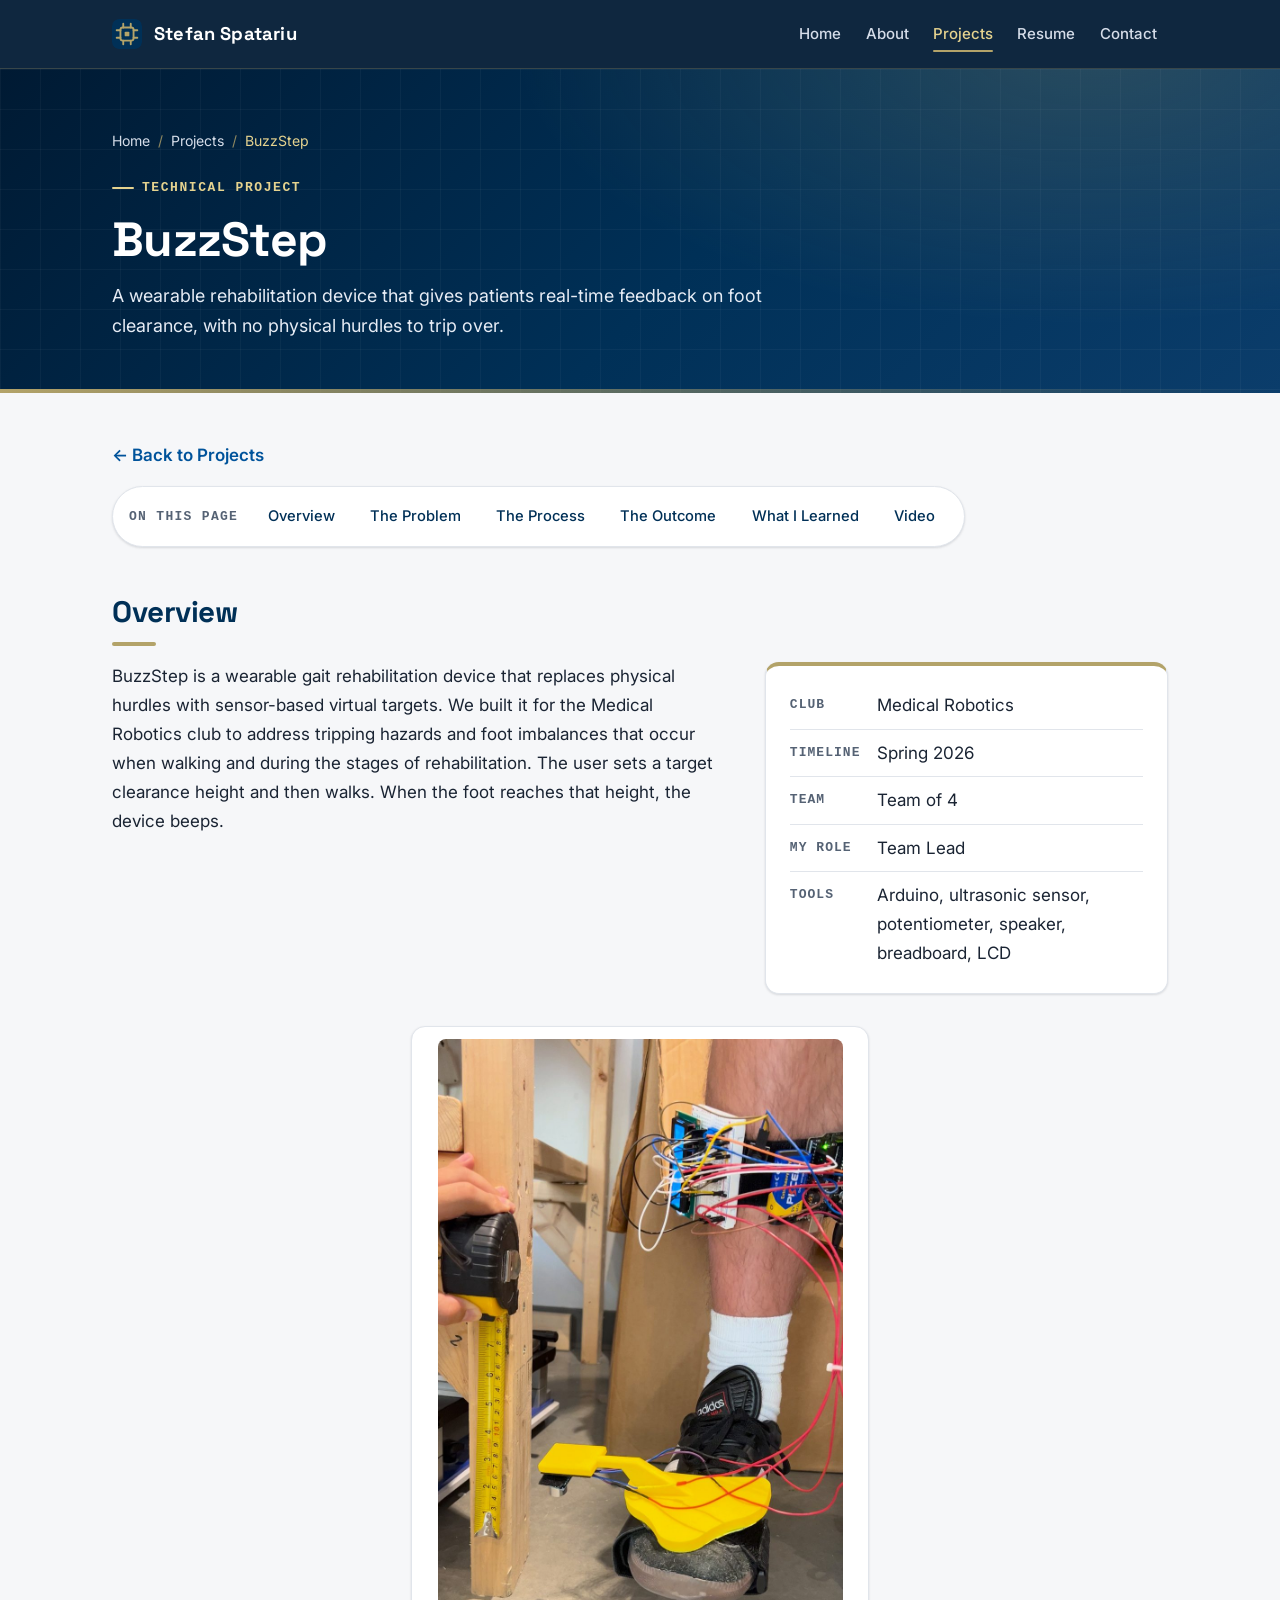
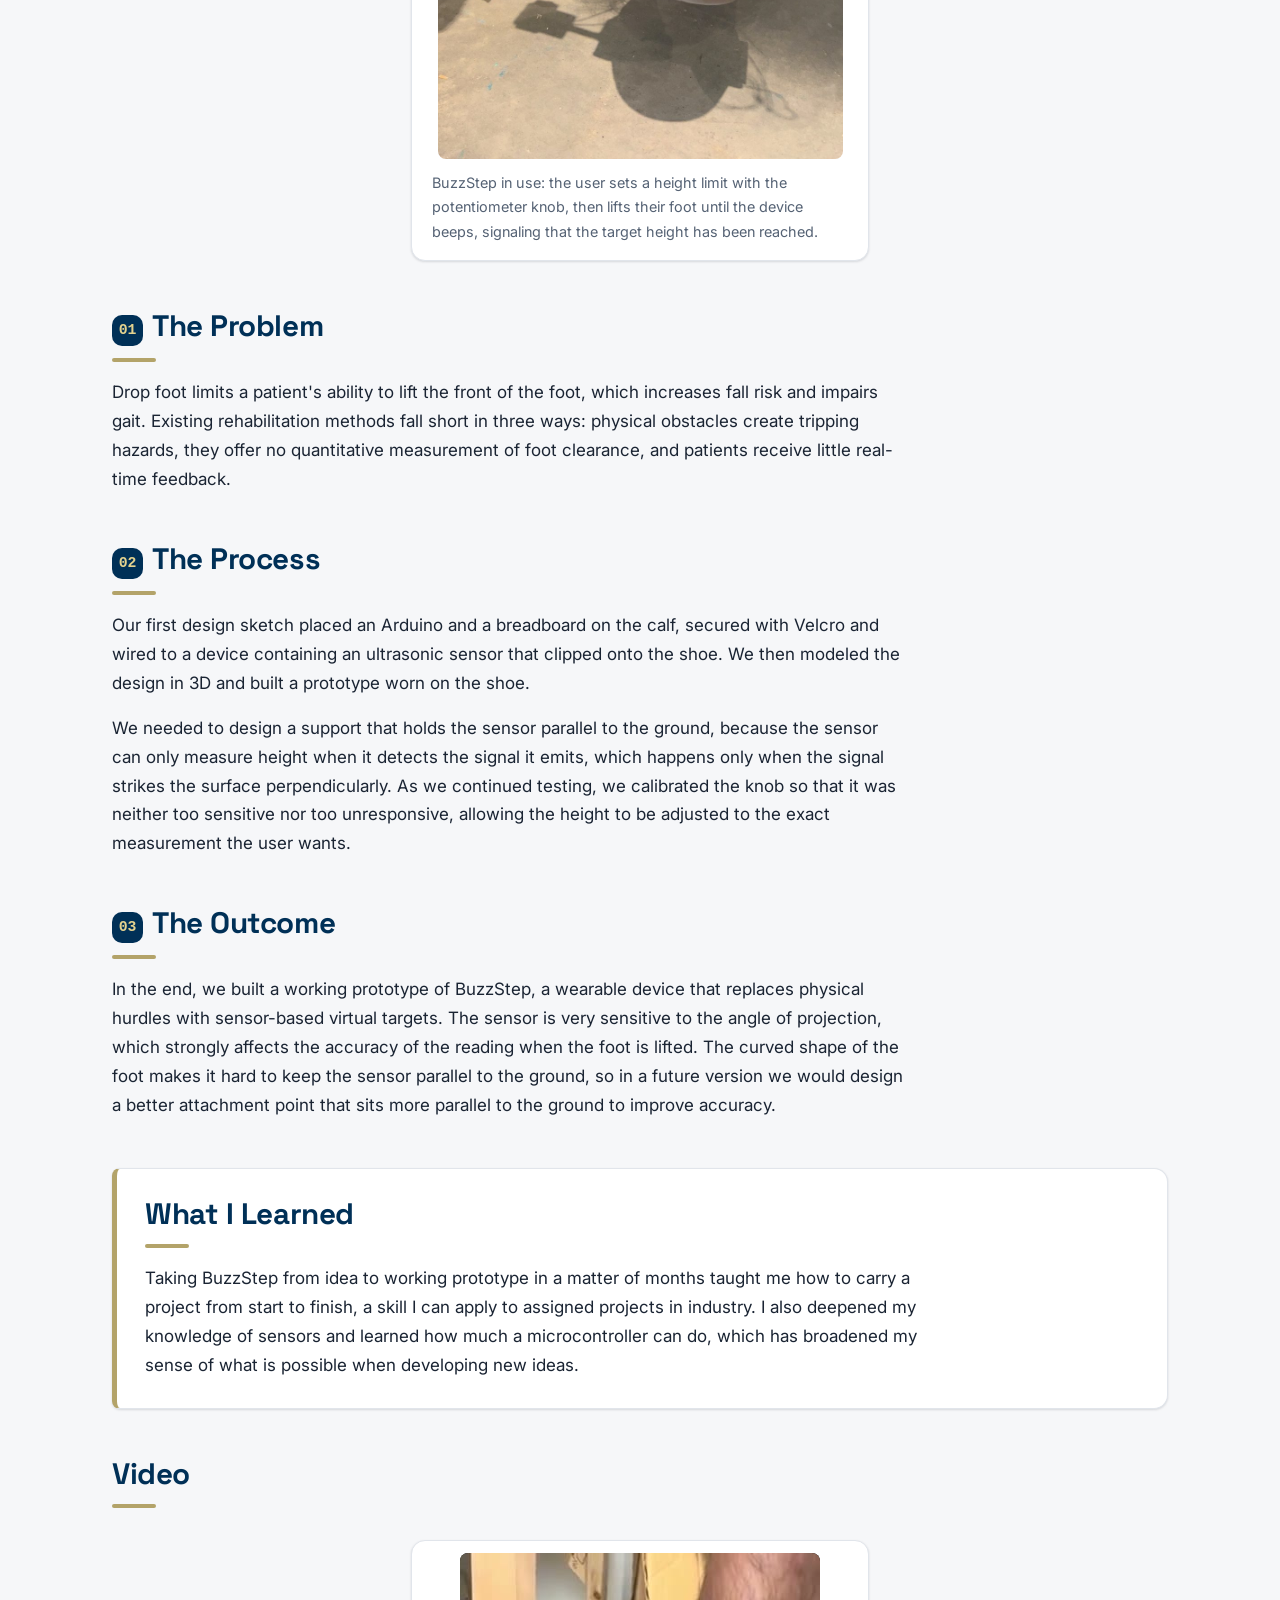
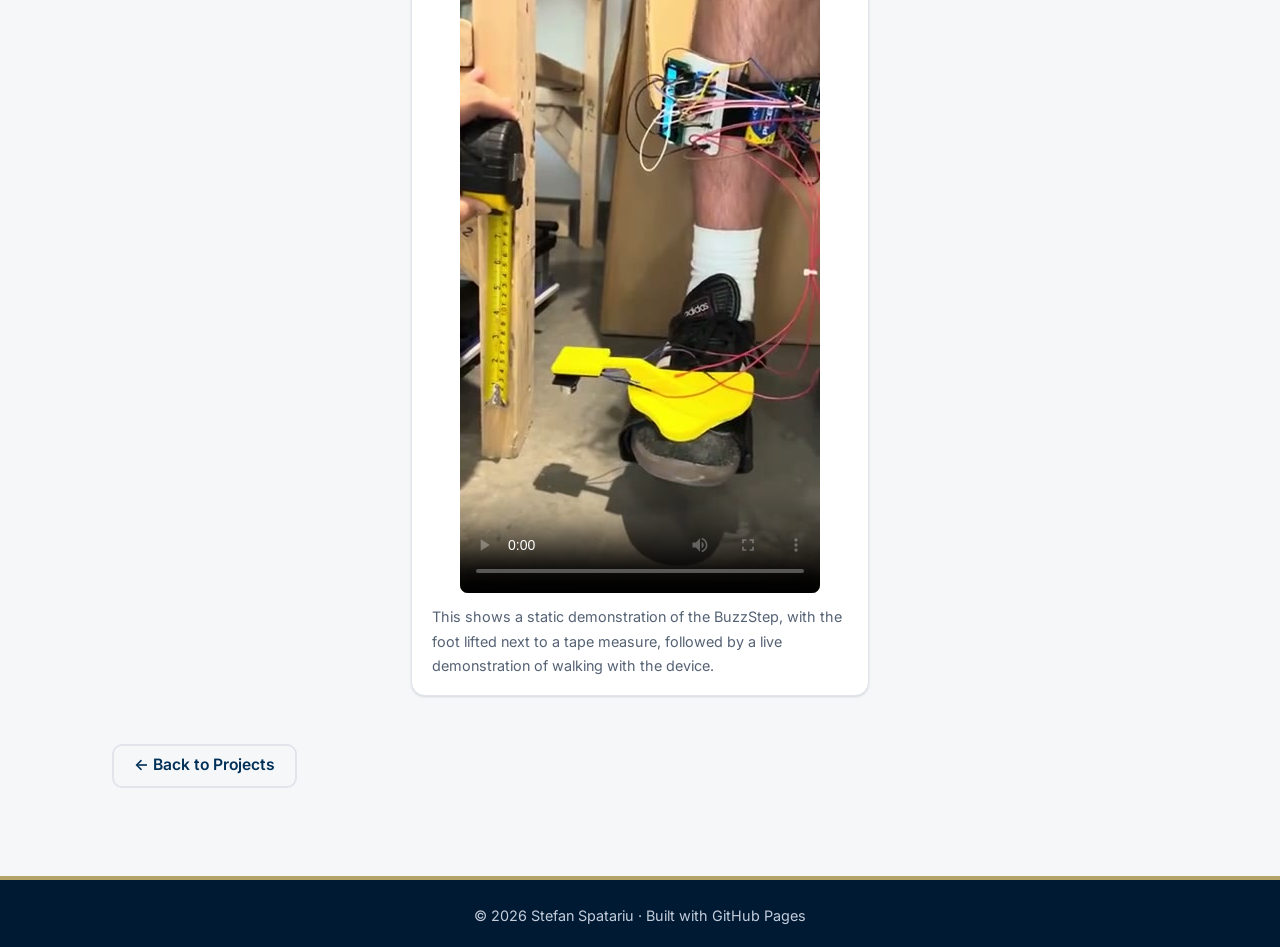
<file: project-2.html>
<!DOCTYPE html>
<html lang="en">
<head>
<meta charset="utf-8">
<meta name="viewport" content="width=device-width, initial-scale=1">
<title>BuzzStep | Stefan Spatariu ePortfolio</title>
<meta name="description" content="BuzzStep, a wearable gait rehabilitation device that replaces physical hurdles with sensor-based virtual targets. Project by Stefan Spatariu.">
<meta name="theme-color" content="#001a33">
<link rel="icon" href="favicon.svg" type="image/svg+xml">
<link rel="preconnect" href="https://fonts.googleapis.com">
<link rel="preconnect" href="https://fonts.gstatic.com" crossorigin>
<link rel="stylesheet" href="https://fonts.googleapis.com/css2?family=Inter:wght@400;500;600;700&amp;family=Space+Grotesk:wght@500;600;700&amp;display=swap">
<link rel="stylesheet" href="style.css">
<script>document.documentElement.classList.add("js");</script>
<script src="script.js" defer></script>
</head>
<body>
<a class="skip-link" href="#main">Skip to main content</a>
<header class="site-header">
<div class="wrap header-inner">
<a class="brand" href="index.html"><img src="favicon.svg" alt="" width="30" height="30">Stefan Spatariu</a>
<button class="nav-toggle" type="button" aria-expanded="false" aria-controls="site-nav"><span class="nav-toggle-bars" aria-hidden="true"></span><span class="sr-only">Open menu</span></button>
<nav id="site-nav" class="site-nav" aria-label="Main">
<a href="index.html">Home</a>
<a href="about.html">About</a>
<a class="active" aria-current="true" href="projects.html">Projects</a>
<a href="resume.html">Resume</a>
<a href="contact.html">Contact</a>
</nav>
</div>
</header>

<main id="main">
<header class="page-hero">
<div class="wrap">
<nav class="breadcrumb" aria-label="Breadcrumb"><ol><li><a href="index.html">Home</a></li><li><a href="projects.html">Projects</a></li><li><span aria-current="page">BuzzStep</span></li></ol></nav>
<p class="eyebrow">Technical Project</p>
<h1>BuzzStep</h1>
<p class="lede">A wearable rehabilitation device that gives patients real-time feedback on foot clearance, with no physical hurdles to trip over.</p>
</div>
</header>

<div class="wrap content">
<p class="feature-topbar"><a class="back-link" href="projects.html">&larr; Back to Projects</a></p>

<nav class="page-toc" aria-label="On this page">
<span class="page-toc-label">On this page</span>
<a href="#overview">Overview</a>
<a href="#problem">The Problem</a>
<a href="#process">The Process</a>
<a href="#outcome">The Outcome</a>
<a href="#learned">What I Learned</a>
<a href="#video">Video</a>
</nav>

<!-- ============ Overview ============ -->
<section class="section" id="overview" aria-labelledby="overview-title">
<h2 id="overview-title">Overview</h2>
<div class="overview-grid">
<div>
<p>BuzzStep is a wearable gait rehabilitation device that replaces physical hurdles with sensor-based virtual targets. We built it for the Medical Robotics club to address tripping hazards and foot imbalances that occur when walking and during the stages of rehabilitation. The user sets a target clearance height and then walks. When the foot reaches that height, the device beeps.</p>
</div>
<dl class="facts" aria-label="Project at a glance">
<div><dt>Club</dt><dd>Medical Robotics</dd></div>
<div><dt>Timeline</dt><dd>Spring 2026</dd></div>
<div><dt>Team</dt><dd>Team of 4</dd></div>
<div><dt>My Role</dt><dd>Team Lead</dd></div>
<div><dt>Tools</dt><dd>Arduino, ultrasonic sensor, potentiometer, speaker, breadboard, LCD</dd></div>
</dl>
</div>
<figure class="figure-portrait">
<img src="images/buzzstep-photo.jpg" alt="BuzzStep worn on a lower leg: a breadboard with wiring strapped to the calf, with wires running down to a yellow attachment fixed to a black sneaker. The foot is lifted next to a tape measure held against a wooden post." width="900" height="1600">
<figcaption>BuzzStep in use: the user sets a height limit with the potentiometer knob, then lifts their foot until the device beeps, signaling that the target height has been reached.</figcaption>
</figure>
</section>

<!-- ============ The Problem ============ -->
<section class="section" id="problem" aria-labelledby="problem-title">
<h2 id="problem-title"><span class="section-kicker" aria-hidden="true">01</span>The Problem</h2>
<p>Drop foot limits a patient's ability to lift the front of the foot, which increases fall risk and impairs gait. Existing rehabilitation methods fall short in three ways: physical obstacles create tripping hazards, they offer no quantitative measurement of foot clearance, and patients receive little real-time feedback.</p>
</section>

<!-- ============ The Process ============ -->
<section class="section" id="process" aria-labelledby="process-title">
<h2 id="process-title"><span class="section-kicker" aria-hidden="true">02</span>The Process</h2>
<p>Our first design sketch placed an Arduino and a breadboard on the calf, secured with Velcro and wired to a device containing an ultrasonic sensor that clipped onto the shoe. We then modeled the design in 3D and built a prototype worn on the shoe.</p>
<p>We needed to design a support that holds the sensor parallel to the ground, because the sensor can only measure height when it detects the signal it emits, which happens only when the signal strikes the surface perpendicularly. As we continued testing, we calibrated the knob so that it was neither too sensitive nor too unresponsive, allowing the height to be adjusted to the exact measurement the user wants.</p>
</section>

<!-- ============ The Outcome ============ -->
<section class="section" id="outcome" aria-labelledby="outcome-title">
<h2 id="outcome-title"><span class="section-kicker" aria-hidden="true">03</span>The Outcome</h2>
<p>In the end, we built a working prototype of BuzzStep, a wearable device that replaces physical hurdles with sensor-based virtual targets. The sensor is very sensitive to the angle of projection, which strongly affects the accuracy of the reading when the foot is lifted. The curved shape of the foot makes it hard to keep the sensor parallel to the ground, so in a future version we would design a better attachment point that sits more parallel to the ground to improve accuracy.</p>
</section>

<!-- ============ What I Learned ============ -->
<section class="section callout" id="learned" aria-labelledby="learned-title">
<h2 id="learned-title">What I Learned</h2>
<p>Taking BuzzStep from idea to working prototype in a matter of months taught me how to carry a project from start to finish, a skill I can apply to assigned projects in industry. I also deepened my knowledge of sensors and learned how much a microcontroller can do, which has broadened my sense of what is possible when developing new ideas.</p>
</section>

<!-- ============ Video (optional) ============ -->
<section class="section" id="video" aria-labelledby="video-title">
<h2 id="video-title">Video</h2>
<figure class="video-figure">
<video controls playsinline preload="metadata" poster="images/buzzstep-video-poster.jpg?v=medrobotics" width="360" height="640" aria-label="Video of the BuzzStep: a static demonstration with a close-up of the LCD on the calf and the foot lifted next to a tape measure, then a live demonstration of walking with the device.">
<source src="videos/buzzstep-demo.mp4?v=medrobotics" type="video/mp4">
<p>Your browser can't play this video. <a href="videos/buzzstep-demo.mp4?v=medrobotics">Download the BuzzStep video (MP4, 3.1&nbsp;MB)</a>.</p>
</video>
<figcaption>This shows a static demonstration of the BuzzStep, with the foot lifted next to a tape measure, followed by a live demonstration of walking with the device.</figcaption>
</figure>
</section>

<p class="feature-footer"><a class="btn btn-ghost" href="projects.html">&larr; Back to Projects</a></p>
</div>
</main>

<footer class="site-footer">
<div class="wrap footer-inner">
<p>&copy; 2026 Stefan Spatariu &middot; Built with GitHub Pages</p>
</div>
</footer>
</body>
</html>
</file>
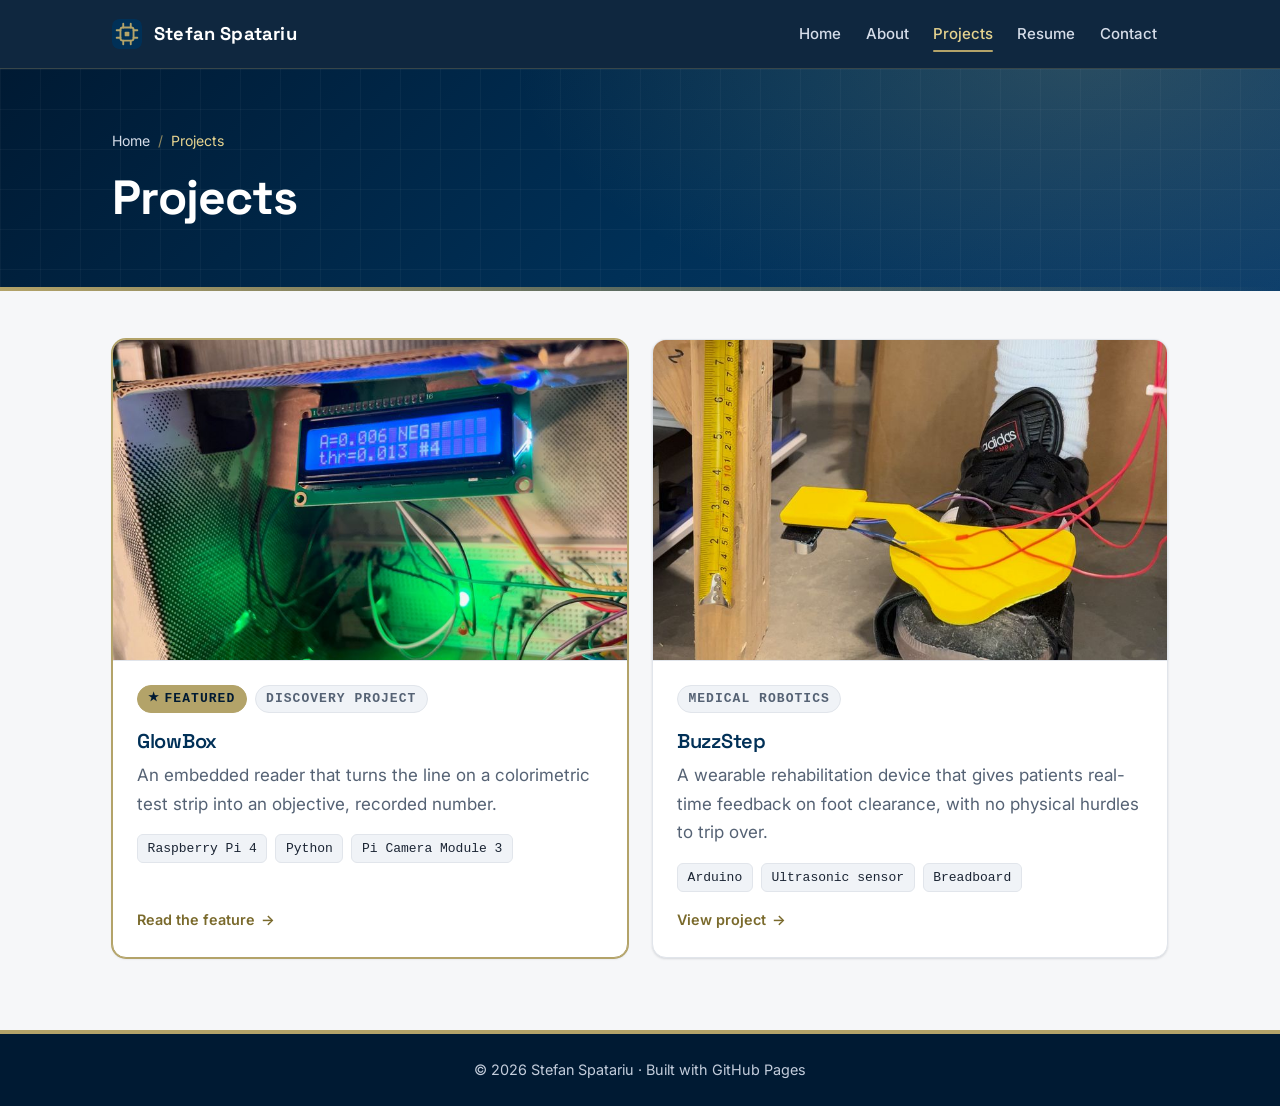
<file: projects.html>
<!DOCTYPE html>
<html lang="en">
<head>
<meta charset="utf-8">
<meta name="viewport" content="width=device-width, initial-scale=1">
<title>Projects | Stefan Spatariu ePortfolio</title>
<meta name="description" content="Technical projects by Stefan Spatariu, Computer Engineering student at Georgia Tech, including the featured Discovery Project.">
<meta name="theme-color" content="#001a33">
<link rel="icon" href="favicon.svg" type="image/svg+xml">
<link rel="preconnect" href="https://fonts.googleapis.com">
<link rel="preconnect" href="https://fonts.gstatic.com" crossorigin>
<link rel="stylesheet" href="https://fonts.googleapis.com/css2?family=Inter:wght@400;500;600;700&amp;family=Space+Grotesk:wght@500;600;700&amp;display=swap">
<link rel="stylesheet" href="style.css">
<script>document.documentElement.classList.add("js");</script>
<script src="script.js" defer></script>
</head>
<body>
<a class="skip-link" href="#main">Skip to main content</a>
<header class="site-header">
<div class="wrap header-inner">
<a class="brand" href="index.html"><img src="favicon.svg" alt="" width="30" height="30">Stefan Spatariu</a>
<button class="nav-toggle" type="button" aria-expanded="false" aria-controls="site-nav"><span class="nav-toggle-bars" aria-hidden="true"></span><span class="sr-only">Open menu</span></button>
<nav id="site-nav" class="site-nav" aria-label="Main">
<a href="index.html">Home</a>
<a href="about.html">About</a>
<a class="active" aria-current="page" href="projects.html">Projects</a>
<a href="resume.html">Resume</a>
<a href="contact.html">Contact</a>
</nav>
</div>
</header>

<main id="main">
<header class="page-hero">
<div class="wrap">
<nav class="breadcrumb" aria-label="Breadcrumb"><ol><li><a href="index.html">Home</a></li><li><span aria-current="page">Projects</span></li></ol></nav>
<h1>Projects</h1>
</div>
</header>

<div class="wrap content">
<section aria-labelledby="projects-title">
<h2 id="projects-title" class="sr-only">All projects</h2>
<div class="project-grid">

<!-- ===== Project 1: Discovery Project (featured) ===== -->
<article class="card card-link project-tile is-featured">
<div class="project-thumb">
<img src="images/glowbox-thumb.jpg" alt="GlowBox's LCD reading &quot;A=0.006 NEG&quot; above a breadboard lit by a green LED." width="800" height="500">
</div>
<div class="project-body">
<p class="project-badges"><span class="badge badge-featured">Featured</span> <span class="badge">Discovery Project</span></p>
<h3><a href="discovery.html">GlowBox</a></h3>
<p>An embedded reader that turns the line on a colorimetric test strip into an objective, recorded number.</p>
<ul class="tags" aria-label="Tools used">
<li>Raspberry Pi 4</li>
<li>Python</li>
<li>Pi Camera Module 3</li>
</ul>
<span class="card-more" aria-hidden="true">Read the feature</span>
</div>
</article>

<!-- ===== Project 2 ===== -->
<article class="card card-link project-tile">
<div class="project-thumb">
<img src="images/buzzstep-thumb.jpg" alt="A yellow attachment fixed to a black sneaker, wired to the leg, next to a tape measure on a wooden post." width="800" height="500">
</div>
<div class="project-body">
<p class="project-badges"><span class="badge">Medical Robotics</span></p>
<h3><a href="project-2.html">BuzzStep</a></h3>
<p>A wearable rehabilitation device that gives patients real-time feedback on foot clearance, with no physical hurdles to trip over.</p>
<ul class="tags" aria-label="Tools used">
<li>Arduino</li>
<li>Ultrasonic sensor</li>
<li>Breadboard</li>
</ul>
<span class="card-more" aria-hidden="true">View project</span>
</div>
</article>

<!-- ===================== HOW TO ADD ANOTHER PROJECT =====================
     1. Copy project-2.html to a new file, e.g. project-3.html, and update its
        title, breadcrumb, text, and images (put images in images/).
     2. Copy the card between START and END below and paste it right after
        the Project 2 card above (still inside <div class="project-grid">).
     3. Change the image, alt text, badge, title, link (project-3.html),
        summary, and tools. Thumbnails look best at 16:10 (e.g. 1280x800).
     The grid adds columns automatically as you add cards.

START ============================================================
<article class="card card-link project-tile">
<div class="project-thumb">
<img src="images/project-3-thumb.jpg" alt="Describe what the image shows" width="640" height="400" loading="lazy">
</div>
<div class="project-body">
<p class="project-badges"><span class="badge">Project 3</span></p>
<h3><a href="project-3.html">Project title</a></h3>
<p>One or two sentences: what it is and what you achieved.</p>
<ul class="tags" aria-label="Tools used">
<li>Tool 1</li>
<li>Tool 2</li>
<li>Tool 3</li>
</ul>
<span class="card-more" aria-hidden="true">View project</span>
</div>
</article>
END ============================================================
-->

</div>
</section>
</div>
</main>

<footer class="site-footer">
<div class="wrap footer-inner">
<p>&copy; 2026 Stefan Spatariu &middot; Built with GitHub Pages</p>

</div>
</footer>
</body>
</html>
</file>
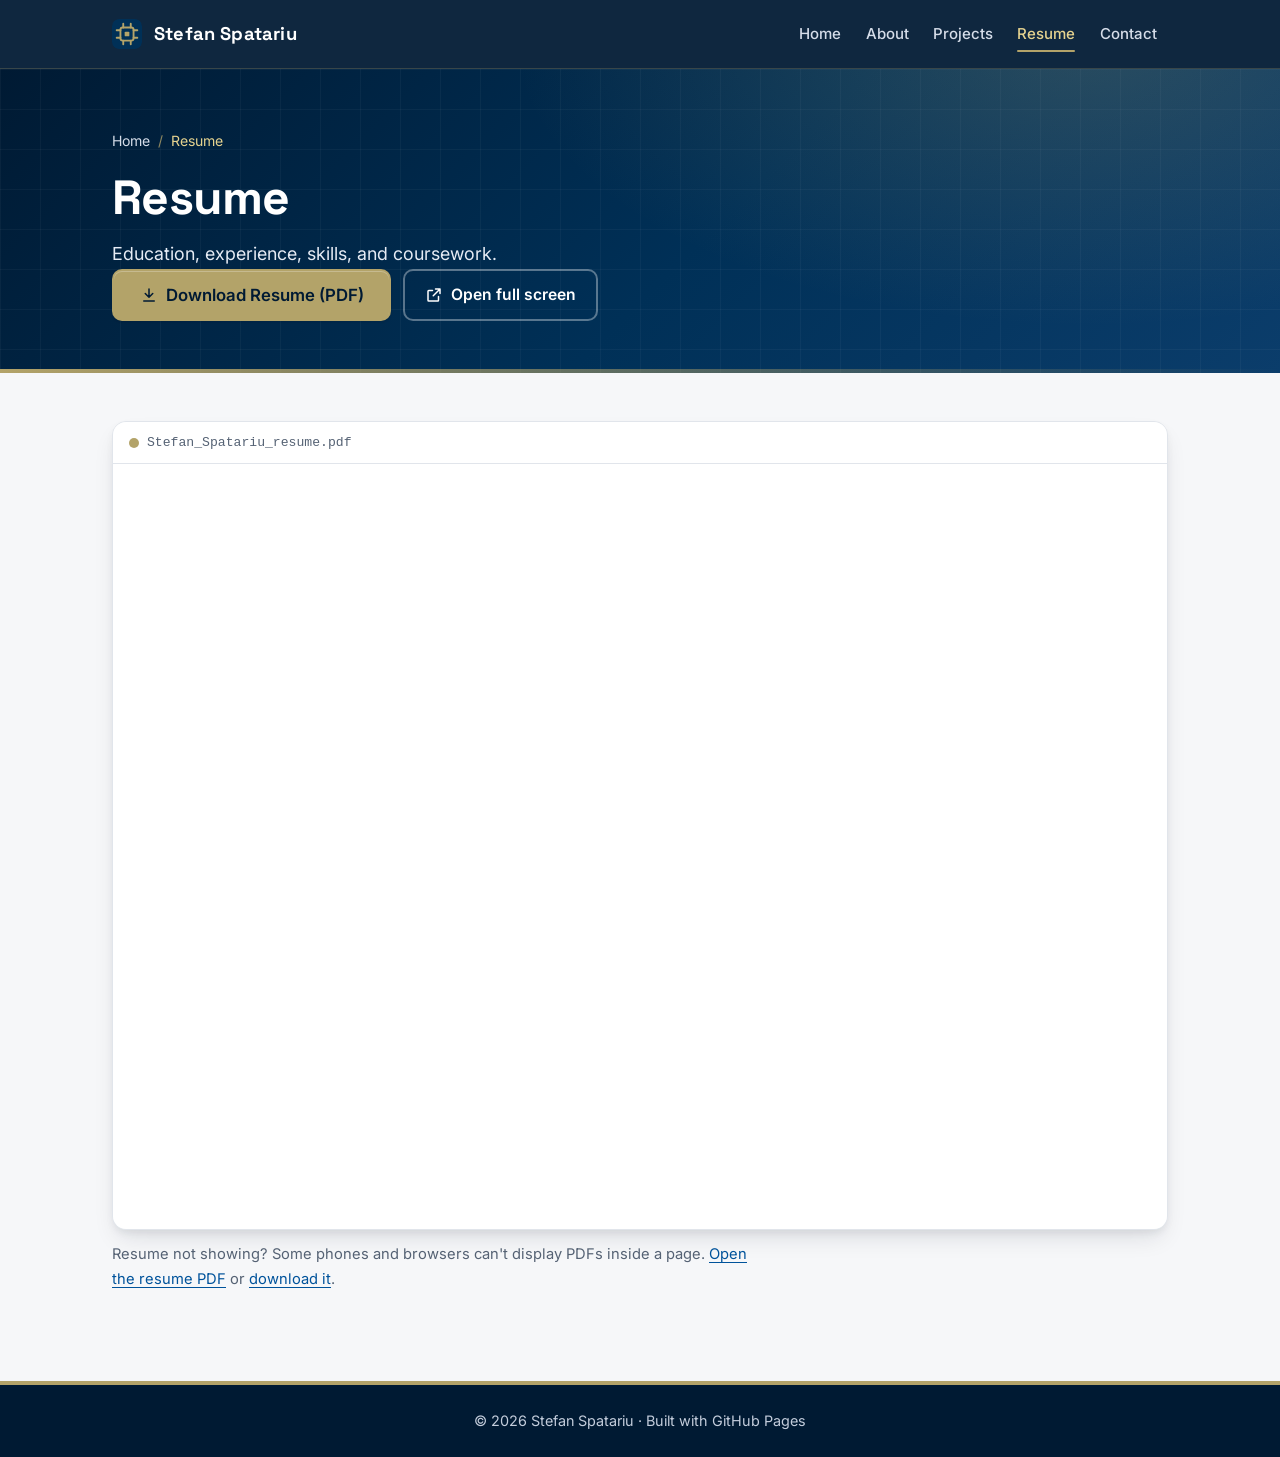
<file: resume.html>
<!DOCTYPE html>
<html lang="en">
<head>
<meta charset="utf-8">
<meta name="viewport" content="width=device-width, initial-scale=1">
<title>Resume | Stefan Spatariu ePortfolio</title>
<meta name="description" content="Resume of Stefan Spatariu, Computer Engineering student at Georgia Tech.">
<meta name="theme-color" content="#001a33">
<link rel="icon" href="favicon.svg" type="image/svg+xml">
<link rel="preconnect" href="https://fonts.googleapis.com">
<link rel="preconnect" href="https://fonts.gstatic.com" crossorigin>
<link rel="stylesheet" href="https://fonts.googleapis.com/css2?family=Inter:wght@400;500;600;700&amp;family=Space+Grotesk:wght@500;600;700&amp;display=swap">
<link rel="stylesheet" href="style.css">
<script>document.documentElement.classList.add("js");</script>
<script src="script.js" defer></script>
</head>
<body>
<a class="skip-link" href="#main">Skip to main content</a>
<header class="site-header">
<div class="wrap header-inner">
<a class="brand" href="index.html"><img src="favicon.svg" alt="" width="30" height="30">Stefan Spatariu</a>
<button class="nav-toggle" type="button" aria-expanded="false" aria-controls="site-nav"><span class="nav-toggle-bars" aria-hidden="true"></span><span class="sr-only">Open menu</span></button>
<nav id="site-nav" class="site-nav" aria-label="Main">
<a href="index.html">Home</a>
<a href="about.html">About</a>
<a href="projects.html">Projects</a>
<a class="active" aria-current="page" href="resume.html">Resume</a>
<a href="contact.html">Contact</a>
</nav>
</div>
</header>

<main id="main">
<header class="page-hero">
<div class="wrap">
<nav class="breadcrumb" aria-label="Breadcrumb"><ol><li><a href="index.html">Home</a></li><li><span aria-current="page">Resume</span></li></ol></nav>
<h1>Resume</h1>
<p class="lede">Education, experience, skills, and coursework.</p>
<div class="hero-actions resume-actions">
<a class="btn btn-lg" href="Stefan_Spatariu_resume.pdf" download="Stefan_Spatariu_resume.pdf"><svg viewBox="0 0 24 24" fill="none" stroke="currentColor" stroke-width="2" stroke-linecap="round" stroke-linejoin="round" aria-hidden="true" focusable="false"><path d="M12 4v11M7 10l5 5 5-5M5 20h14"/></svg>Download Resume (PDF)</a>
<a class="btn btn-light" href="Stefan_Spatariu_resume.pdf" target="_blank" rel="noopener"><svg viewBox="0 0 24 24" fill="none" stroke="currentColor" stroke-width="2" stroke-linecap="round" stroke-linejoin="round" aria-hidden="true" focusable="false"><path d="M14 4h6v6M20 4l-9 9M18 14v5a1 1 0 0 1-1 1H5a1 1 0 0 1-1-1V7a1 1 0 0 1 1-1h5"/></svg>Open full screen</a>
</div>
</div>
</header>

<div class="wrap content">


<div class="pdf-frame">
<div class="pdf-frame-bar"><span aria-hidden="true">Stefan_Spatariu_resume.pdf</span></div>
<iframe src="Stefan_Spatariu_resume.pdf" width="100%" height="900" title="Resume of Stefan Spatariu (PDF)"></iframe>
</div>
<p class="pdf-fallback">Resume not showing? Some phones and browsers can't display PDFs inside a page. <a href="Stefan_Spatariu_resume.pdf" target="_blank" rel="noopener">Open the resume PDF</a> or <a href="Stefan_Spatariu_resume.pdf" download="Stefan_Spatariu_resume.pdf">download it</a>.</p>
</div>
</main>

<footer class="site-footer">
<div class="wrap footer-inner">
<p>&copy; 2026 Stefan Spatariu &middot; Built with GitHub Pages</p>

</div>
</footer>
</body>
</html>
</file>
<file: style.css>
/* =========================================================================
   ECE ePortfolio stylesheet
   Palette: Georgia Tech Navy (#003057) + Tech Gold (#B3A369)
   Fonts:   Space Grotesk (headings) + Inter (body), loaded in each page <head>
   Sections: 1 tokens · 2 base · 3 layout · 4 header/nav · 5 heroes
             6 components · 7 page-specific · 8 footer · 9 utilities · 10 print
   ========================================================================= */

/* ---------- 1. Design tokens ---------- */
:root {
  color-scheme: light dark;

  /* brand */
  --navy: #003057;
  --navy-900: #001a33;
  --navy-700: #0b3d6b;
  --gold: #b3a369;          /* decoration only: 2.3:1 on white, not for text */
  --gold-strong: #7a6a2c;   /* gold text on light surfaces (5.4:1) */
  --gold-soft: #f5f0e1;

  /* surfaces + text */
  --bg: #f6f7f9;
  --surface: #ffffff;
  --surface-2: #f0f3f7;
  --text: #1a2433;
  --heading: #003057;
  --muted: #556274;
  --border: #e1e5eb;
  --link: #00539b;
  --link-hover: #003057;
  --focus: #00539b;
  --header-bg: rgba(0, 26, 51, .94);

  /* the TODO highlight: intentionally the same in light and dark mode */
  --todo-bg: #fff3c4;
  --todo-text: #4a3b00;

  /* type */
  --font-body: "Inter", system-ui, -apple-system, "Segoe UI", Roboto, sans-serif;
  --font-head: "Space Grotesk", "Inter", system-ui, -apple-system, "Segoe UI", sans-serif;
  --font-mono: ui-monospace, "Cascadia Code", "SFMono-Regular", Consolas, monospace;

  /* shape + depth */
  --radius: 14px;
  --radius-sm: 8px;
  --shadow-sm: 0 1px 2px rgba(16, 24, 40, .06), 0 1px 3px rgba(16, 24, 40, .08);
  --shadow-md: 0 4px 8px -2px rgba(16, 24, 40, .08), 0 12px 24px -6px rgba(16, 24, 40, .12);
  --ease: cubic-bezier(.2, .7, .2, 1);
  --speed: .2s;

  /* spacing */
  --space-1: .25rem;
  --space-2: .5rem;
  --space-3: .75rem;
  --space-4: 1rem;
  --space-5: 1.5rem;
  --space-6: 2rem;
  --space-7: 3rem;
  --space-8: 4.5rem;
  --wrap: 1120px;
  --header-h: 68px;
}

@media (prefers-color-scheme: dark) {
  :root {
    --gold-strong: #d6c58a;
    --gold-soft: #24261c;
    --bg: #0b1320;
    --surface: #121c2c;
    --surface-2: #182437;
    --text: #dfe6ef;
    --heading: #f2f5f9;
    --muted: #9aa8bb;
    --border: #243349;
    --link: #8cc4ff;
    --link-hover: #d6c58a;
    --focus: #e5d38f;
    --header-bg: rgba(7, 14, 24, .92);
    --shadow-sm: 0 1px 2px rgba(0, 0, 0, .4);
    --shadow-md: 0 4px 8px -2px rgba(0, 0, 0, .4), 0 12px 24px -6px rgba(0, 0, 0, .5);
  }
}

/* ---------- 2. Base ---------- */
*, *::before, *::after { box-sizing: border-box; }

html {
  scroll-behavior: smooth;
  scroll-padding-top: calc(var(--header-h) + 16px);
  -webkit-text-size-adjust: 100%;
}

body {
  margin: 0;
  font-family: var(--font-body);
  font-size: 1.0625rem;
  line-height: 1.7;
  color: var(--text);
  background: var(--bg);
  -webkit-font-smoothing: antialiased;
  text-rendering: optimizeLegibility;
  display: flex;
  flex-direction: column;
  min-height: 100vh;
}

main { flex: 1 0 auto; }

h1, h2, h3, h4 {
  font-family: var(--font-head);
  color: var(--heading);
  line-height: 1.2;
  letter-spacing: -.015em;
  margin: 0 0 var(--space-4);
}
h1 { font-size: clamp(2rem, 4.5vw, 3rem); font-weight: 700; }
h2 { font-size: clamp(1.45rem, 2.6vw, 1.85rem); font-weight: 700; margin-top: var(--space-7); }
h2::after {
  content: "";
  display: block;
  width: 44px;
  height: 4px;
  margin-top: var(--space-3);
  border-radius: 2px;
  background: var(--gold);
}
h3 { font-size: 1.2rem; font-weight: 600; }

p { margin: 0 0 var(--space-4); }
.content p, .content li { max-width: 72ch; }

a {
  color: var(--link);
  text-decoration-thickness: 1px;
  text-underline-offset: .2em;
  transition: color var(--speed) var(--ease), text-decoration-color var(--speed) var(--ease);
}
a:hover { color: var(--link-hover); text-decoration-color: var(--gold); text-decoration-thickness: 2px; }

:focus-visible {
  outline: 3px solid var(--focus);
  outline-offset: 3px;
  border-radius: 4px;
}

img, svg, iframe { max-width: 100%; }
img { height: auto; display: block; }

strong { font-weight: 600; }

::selection { background: var(--gold); color: #001a33; }

/* ---------- 3. Layout ---------- */
.wrap {
  width: 100%;
  max-width: var(--wrap);
  margin: 0 auto;
  padding: 0 clamp(1rem, 4vw, 2rem);
}

.content { padding-top: var(--space-7); padding-bottom: var(--space-8); }
.wrap.content > :first-child { margin-top: 0; }

.section { margin-top: var(--space-7); }
.section > h2:first-child { margin-top: 0; }

/* sub-sections inside a long section (h3 level) */
.subsection { margin-top: var(--space-6); }
.subsection > h3:first-child { margin-top: 0; }
h4 { font-size: 1.15rem; font-weight: 600; }

/* "On this page" jump links (About, Resume) */
.page-toc {
  display: flex;
  flex-wrap: wrap;
  align-items: center;
  gap: var(--space-2);
  padding: var(--space-3) var(--space-4);
  background: var(--surface);
  border: 1px solid var(--border);
  border-radius: 999px;
  box-shadow: var(--shadow-sm);
  width: fit-content;
  max-width: 100%;
}
.page-toc-label {
  margin-right: var(--space-2);
  font-family: var(--font-mono);
  font-size: .8125rem;
  font-weight: 600;
  letter-spacing: .1em;
  text-transform: uppercase;
  color: var(--muted);
}
.page-toc a {
  padding: .3rem .85rem;
  border-radius: 999px;
  font-size: .92rem;
  font-weight: 500;
  color: var(--heading);
  text-decoration: none;
  transition: background-color var(--speed) var(--ease), color var(--speed) var(--ease);
}
.page-toc a:hover { background: var(--gold-soft); color: var(--heading); }
@media (max-width: 560px) {
  .page-toc { border-radius: var(--radius); }
  .page-toc-label { width: 100%; }
}

.grid {
  display: grid;
  grid-template-columns: repeat(auto-fill, minmax(min(100%, 300px), 1fr));
  gap: var(--space-5);
}
.grid-3 {
  display: grid;
  grid-template-columns: repeat(auto-fit, minmax(min(100%, 280px), 1fr));
  gap: var(--space-5);
  margin-top: var(--space-6);
}
.grid-2 {
  display: grid;
  grid-template-columns: repeat(auto-fit, minmax(min(100%, 380px), 1fr));
  gap: var(--space-5);
}

/* ---------- 4. Header + navigation ---------- */
.skip-link {
  position: absolute;
  left: var(--space-4);
  top: -100px;
  z-index: 100;
  padding: var(--space-2) var(--space-4);
  background: var(--gold);
  color: #001a33;
  font-weight: 600;
  border-radius: var(--radius-sm);
  text-decoration: none;
}
.skip-link:focus { top: var(--space-3); color: #001a33; }

.site-header {
  position: sticky;
  top: 0;
  z-index: 50;
  background: var(--header-bg);
  -webkit-backdrop-filter: saturate(160%) blur(10px);
  backdrop-filter: saturate(160%) blur(10px);
  border-bottom: 1px solid rgba(179, 163, 105, .25);
  transition: box-shadow var(--speed) var(--ease);
}
.site-header.is-scrolled { box-shadow: 0 6px 20px -8px rgba(0, 0, 0, .45); }
.site-header :focus-visible { outline-color: #e5d38f; }

.header-inner {
  display: flex;
  align-items: center;
  justify-content: space-between;
  gap: var(--space-4);
  min-height: var(--header-h);
}

.brand {
  display: inline-flex;
  align-items: center;
  gap: var(--space-3);
  color: #fff;
  font-family: var(--font-head);
  font-weight: 700;
  font-size: 1.15rem;
  letter-spacing: .01em;
  text-decoration: none;
  white-space: nowrap;
}
.brand img { width: 30px; height: 30px; border-radius: 7px; }
.brand:hover { color: #fff; text-decoration: none; }
.brand:hover img { transform: rotate(-8deg); }
.brand img { transition: transform var(--speed) var(--ease); }

.site-nav {
  display: flex;
  flex-wrap: wrap;
  align-items: center;
  gap: 2px;
}
.site-nav a {
  position: relative;
  color: #d5dde9;
  text-decoration: none;
  font-size: .94rem;
  font-weight: 500;
  padding: .45rem .7rem;
  border-radius: 8px;
  transition: color var(--speed) var(--ease), background-color var(--speed) var(--ease);
}
.site-nav a:hover { color: #fff; background: rgba(255, 255, 255, .08); }
.site-nav a.active { color: #e5d38f; }
.site-nav a.active::after {
  content: "";
  position: absolute;
  left: .7rem;
  right: .7rem;
  bottom: .15rem;
  height: 2px;
  border-radius: 2px;
  background: var(--gold);
}

/* Hamburger button: only shown when JS is running and the screen is narrow.
   Without JS the nav simply wraps below the brand, so it always works. */
.nav-toggle {
  display: none;
  align-items: center;
  justify-content: center;
  width: 44px;
  height: 44px;
  margin-right: -8px;
  padding: 0;
  border: 0;
  border-radius: 10px;
  background: transparent;
  color: #fff;
  cursor: pointer;
}
.nav-toggle:hover { background: rgba(255, 255, 255, .08); }
.nav-toggle-bars,
.nav-toggle-bars::before,
.nav-toggle-bars::after {
  display: block;
  width: 22px;
  height: 2px;
  border-radius: 2px;
  background: currentColor;
  transition: transform var(--speed) var(--ease), background-color var(--speed) var(--ease);
}
.nav-toggle-bars { position: relative; }
.nav-toggle-bars::before,
.nav-toggle-bars::after { content: ""; position: absolute; left: 0; }
.nav-toggle-bars::before { top: -7px; }
.nav-toggle-bars::after { top: 7px; }
.nav-toggle[aria-expanded="true"] .nav-toggle-bars { background: transparent; }
.nav-toggle[aria-expanded="true"] .nav-toggle-bars::before { transform: translateY(7px) rotate(45deg); }
.nav-toggle[aria-expanded="true"] .nav-toggle-bars::after { transform: translateY(-7px) rotate(-45deg); }

@media (max-width: 720px) {
  /* no-JS fallback: brand on one row, nav links wrap underneath */
  .header-inner { flex-wrap: wrap; padding-top: var(--space-2); padding-bottom: var(--space-2); }
  .site-nav { width: 100%; }

  /* JS enhanced: collapsible dropdown panel */
  .js .header-inner { flex-wrap: nowrap; padding-top: 0; padding-bottom: 0; }
  .js .nav-toggle { display: inline-flex; }
  .js .site-nav {
    position: absolute;
    top: 100%;
    left: 0;
    right: 0;
    flex-direction: column;
    align-items: stretch;
    gap: 0;
    padding: var(--space-2) clamp(1rem, 4vw, 2rem) var(--space-4);
    background: var(--navy-900);
    border-bottom: 1px solid rgba(179, 163, 105, .3);
    box-shadow: 0 16px 24px -12px rgba(0, 0, 0, .5);
    opacity: 0;
    visibility: hidden;
    transform: translateY(-8px);
    transition: opacity var(--speed) var(--ease), transform var(--speed) var(--ease), visibility 0s linear var(--speed);
  }
  .js .nav-open .site-nav {
    opacity: 1;
    visibility: visible;
    transform: none;
    transition: opacity var(--speed) var(--ease), transform var(--speed) var(--ease), visibility 0s;
  }
  .js .site-nav a {
    padding: .8rem .75rem;
    font-size: 1.02rem;
    border-bottom: 1px solid rgba(255, 255, 255, .06);
  }
  .js .site-nav a:last-child { border-bottom: 0; }
  .js .site-nav a.active { background: rgba(179, 163, 105, .12); }
  .js .site-nav a.active::after { left: 0; right: auto; top: .6rem; bottom: .6rem; width: 3px; height: auto; }
}

/* ---------- 5. Heroes ---------- */
/* shared navy backdrop: gradient + faint engineering grid + gold glow */
.hero,
.page-hero {
  position: relative;
  color: #e6ecf5;
  background:
    radial-gradient(60rem 30rem at 85% -10%, rgba(179, 163, 105, .22), transparent 60%),
    linear-gradient(rgba(255, 255, 255, .035) 1px, transparent 1px) 0 0 / 40px 40px,
    linear-gradient(90deg, rgba(255, 255, 255, .035) 1px, transparent 1px) 0 0 / 40px 40px,
    linear-gradient(135deg, var(--navy-900) 0%, var(--navy) 55%, var(--navy-700) 100%);
  overflow: hidden;
}
.hero::after,
.page-hero::after {
  content: "";
  position: absolute;
  left: 0;
  right: 0;
  bottom: 0;
  height: 4px;
  background: linear-gradient(90deg, var(--gold), rgba(179, 163, 105, 0));
}
.hero h1, .page-hero h1 { color: #fff; }
.hero :focus-visible, .page-hero :focus-visible { outline-color: #e5d38f; }

/* home hero */
.hero { padding: clamp(3rem, 8vw, 6rem) 0; }
.hero-inner {
  display: grid;
  grid-template-columns: minmax(0, 1fr) auto;
  grid-template-areas: "text photo";
  align-items: center;
  gap: clamp(2rem, 6vw, 5rem);
}
.hero-text { grid-area: text; }
.hero-photo { grid-area: photo; position: relative; }
.hero h1 { font-size: clamp(2.5rem, 7vw, 4.25rem); margin-bottom: var(--space-4); }
.hero .lede { font-size: clamp(1.08rem, 1.6vw, 1.25rem); max-width: 40ch; color: #e6ecf5; margin-bottom: var(--space-6); }

.hero img.headshot {
  width: clamp(180px, 26vw, 280px);
  height: auto;
  aspect-ratio: 1;
  object-fit: cover;
  border-radius: 50%;
  border: 4px solid var(--gold);
  background: #fff;
  box-shadow: 0 0 0 10px rgba(179, 163, 105, .14), 0 24px 48px -12px rgba(0, 0, 0, .55);
}
.hero-photo::before {
  /* decorative orbit ring */
  content: "";
  position: absolute;
  inset: -22px;
  border-radius: 50%;
  border: 1px dashed rgba(179, 163, 105, .45);
  pointer-events: none;
}

.eyebrow {
  display: inline-flex;
  align-items: center;
  gap: var(--space-2);
  margin: 0 0 var(--space-3);
  font-family: var(--font-mono);
  font-size: .8125rem;
  font-weight: 600;
  letter-spacing: .12em;
  text-transform: uppercase;
  color: var(--gold-strong);
}
.hero .eyebrow, .page-hero .eyebrow { color: #e5d38f; }
.eyebrow::before {
  content: "";
  width: 22px;
  height: 2px;
  border-radius: 2px;
  background: currentColor;
}

.hero-actions { display: flex; flex-wrap: wrap; gap: var(--space-3); }

@media (max-width: 720px) {
  .hero-inner {
    grid-template-columns: 1fr;
    grid-template-areas: "photo" "text";
    justify-items: start;
  }
  .hero-photo { margin: 22px 0 0 22px; }
}

/* inner-page hero */
.page-hero { padding: clamp(2.25rem, 6vw, 3.75rem) 0 clamp(2.25rem, 5vw, 3.25rem); }
.page-hero h1 { margin-bottom: var(--space-3); }
.page-hero .lede { font-size: 1.12rem; max-width: 65ch; margin: 0; color: #e6ecf5; }

.breadcrumb { margin-bottom: var(--space-4); font-size: .88rem; }
.breadcrumb ol { display: flex; flex-wrap: wrap; gap: var(--space-2); list-style: none; margin: 0; padding: 0; }
.breadcrumb li { display: inline-flex; align-items: center; gap: var(--space-2); color: #aebbd0; }
.breadcrumb li + li::before { content: "/"; color: rgba(179, 163, 105, .8); }
.breadcrumb a { color: #d5dde9; text-decoration: none; }
.breadcrumb a:hover { color: #fff; text-decoration: underline; text-decoration-color: var(--gold); }
.breadcrumb [aria-current="page"] { color: #e5d38f; }

/* ---------- 6. Components ---------- */

/* TODO highlight. Keep this: search the project for "TODO" to find unfinished content. */
.todo {
  background: var(--todo-bg);
  color: var(--todo-text);
  border-radius: 4px;
  padding: 1px 5px;
  -webkit-box-decoration-break: clone;
  box-decoration-break: clone;
}

/* Buttons */
.btn {
  display: inline-flex;
  align-items: center;
  justify-content: center;
  gap: var(--space-2);
  min-height: 44px;
  padding: .65rem 1.25rem;
  border: 2px solid transparent;
  border-radius: 10px;
  background: var(--gold);
  color: #001a33;
  font-family: var(--font-body);
  font-size: .98rem;
  font-weight: 600;
  line-height: 1.2;
  text-decoration: none;
  cursor: pointer;
  box-shadow: 0 1px 0 rgba(255, 255, 255, .25) inset, var(--shadow-sm);
  transition: transform var(--speed) var(--ease), box-shadow var(--speed) var(--ease),
              background-color var(--speed) var(--ease), color var(--speed) var(--ease), border-color var(--speed) var(--ease);
}
.btn:hover {
  background: #c4b57d;
  color: #001a33;
  text-decoration: none;
  transform: translateY(-2px);
  box-shadow: 0 1px 0 rgba(255, 255, 255, .25) inset, var(--shadow-md);
}
.btn:active { transform: translateY(0); }
.btn svg { width: 18px; height: 18px; flex: none; }

.btn-ghost {
  background: transparent;
  color: var(--heading);
  border-color: var(--border);
  box-shadow: none;
}
.btn-ghost:hover { background: var(--surface-2); color: var(--heading); border-color: var(--gold); box-shadow: none; }

/* ghost button on a navy hero */
.btn-light { background: transparent; color: #fff; border-color: rgba(255, 255, 255, .35); box-shadow: none; }
.btn-light:hover { background: rgba(255, 255, 255, .1); color: #fff; border-color: #e5d38f; box-shadow: none; }

.btn-sm { min-height: 36px; padding: .4rem .9rem; font-size: .9rem; border-radius: 8px; }

/* Cards */
.card {
  position: relative;
  background: var(--surface);
  border: 1px solid var(--border);
  border-radius: var(--radius);
  padding: clamp(1.25rem, 3vw, 1.75rem);
  margin: var(--space-4) 0;
  box-shadow: var(--shadow-sm);
}
.grid > .card, .grid-2 > .card, .grid-3 > .card { margin: 0; }
.card > :last-child { margin-bottom: 0; }
.card h2 { margin-top: 0; font-size: 1.3rem; }
.card h3 { margin-bottom: var(--space-2); }

/* Clickable cards (home page): the heading link stretches over the whole card */
.card-link {
  display: flex;
  flex-direction: column;
  transition: transform var(--speed) var(--ease), box-shadow var(--speed) var(--ease), border-color var(--speed) var(--ease);
}
.card-link:hover, .card-link:focus-within {
  transform: translateY(-4px);
  box-shadow: var(--shadow-md);
  border-color: var(--gold);
}
.card-link h3 a { color: var(--heading); text-decoration: none; }
.card-link h3 a::after { content: ""; position: absolute; inset: 0; border-radius: var(--radius); }
.card-link h3 a:focus-visible { outline: none; }
.card-link:focus-within { outline: 3px solid var(--focus); outline-offset: 3px; }
.card-link p { color: var(--muted); margin-bottom: var(--space-4); }
.card-more {
  margin-top: auto;
  display: inline-flex;
  align-items: center;
  gap: .35rem;
  font-size: .9rem;
  font-weight: 600;
  color: var(--gold-strong);
}
.card-more::after { content: "\2192"; transition: transform var(--speed) var(--ease); }
.card-link:hover .card-more::after { transform: translateX(4px); }

.icon-badge {
  display: inline-grid;
  place-items: center;
  width: 46px;
  height: 46px;
  margin-bottom: var(--space-4);
  border-radius: 12px;
  background: var(--gold-soft);
  color: var(--gold-strong);
  transition: background-color var(--speed) var(--ease), color var(--speed) var(--ease);
}
.icon-badge svg { width: 24px; height: 24px; }
.card-link:hover .icon-badge { background: var(--navy); color: #e5d38f; }

/* Badges + tool tags */
.badge {
  display: inline-flex;
  align-items: center;
  padding: .2rem .65rem;
  border-radius: 999px;
  border: 1px solid var(--border);
  background: var(--surface-2);
  color: var(--muted);
  font-family: var(--font-mono);
  font-size: .8125rem;
  font-weight: 600;
  letter-spacing: .08em;
  text-transform: uppercase;
  line-height: 1.5;
}
.badge-featured { background: var(--gold); border-color: var(--gold); color: #001a33; }
.badge-featured::before { content: "\2605"; margin-right: .35em; font-size: .9em; }

.tags { display: flex; flex-wrap: wrap; gap: var(--space-2); list-style: none; margin: 0 0 var(--space-4); padding: 0; }
.tags li {
  padding: .15rem .6rem;
  border-radius: 6px;
  background: var(--surface-2);
  border: 1px solid var(--border);
  font-family: var(--font-mono);
  font-size: .8125rem;
  color: var(--text);
}
.tags li:has(.todo) { padding: 0; background: none; border: 0; }

/* Home: featured card gets a gold top edge */
.card-featured { border-top: 4px solid var(--gold); }
.card-featured .badge { position: absolute; top: clamp(1.25rem, 3vw, 1.75rem); right: clamp(1.25rem, 3vw, 1.75rem); }

/* callout (highlighted section) */
.callout {
  background: var(--surface);
  border: 1px solid var(--border);
  border-left: 5px solid var(--gold);
  border-radius: var(--radius-sm) var(--radius) var(--radius) var(--radius-sm);
  padding: clamp(1.25rem, 3vw, 1.75rem);
  box-shadow: var(--shadow-sm);
}
.callout > :last-child { margin-bottom: 0; }
.callout h2 { margin-top: 0; }

/* Figures */
figure {
  margin: var(--space-6) 0;
  background: var(--surface);
  border: 1px solid var(--border);
  border-radius: var(--radius);
  padding: var(--space-3);
  box-shadow: var(--shadow-sm);
  overflow: hidden;
}
figure img { width: 100%; border-radius: calc(var(--radius) - 6px); }
figcaption {
  color: var(--muted);
  font-size: .9rem;
  padding: var(--space-3) var(--space-2) var(--space-1);
}

/* ---------- 7. Page-specific ---------- */

/* Home: welcome statement as a single highlighted card */
.welcome {
  padding: clamp(1.5rem, 4vw, 2.5rem);
  background: var(--surface);
  border: 1px solid var(--border);
  border-left: 5px solid var(--gold);
  border-radius: var(--radius-sm) var(--radius) var(--radius) var(--radius-sm);
  box-shadow: var(--shadow-sm);
}
.welcome p { font-size: 1.1rem; }
.welcome > :last-child { margin-bottom: 0; }

/* Pitch */
.pitch-card {
  position: relative;
  margin: var(--space-6) 0;
  padding: clamp(1.75rem, 4vw, 2.75rem) clamp(1.5rem, 4vw, 3rem);
  border-radius: var(--radius);
  background: linear-gradient(135deg, var(--surface) 0%, var(--surface-2) 100%);
  border: 1px solid var(--border);
  box-shadow: var(--shadow-md);
}
.pitch-card::before {
  content: "\201C";
  position: absolute;
  top: -.15em;
  right: .2em;
  font-family: Georgia, serif;
  font-size: 9rem;
  line-height: 1;
  color: var(--gold);
  opacity: .35;
  pointer-events: none;
}
.pitch-card h2, .pitch-card h3 { margin-top: 0; }
.pitch-card p { font-size: 1.15rem; line-height: 1.75; }
.pitch-card > :last-child { margin-bottom: 0; }

/* Project videos (portrait phone clips): a centered card, never taller than the screen */
.video-figure { width: fit-content; max-width: 100%; margin-left: auto; margin-right: auto; }
.video-figure video {
  display: block;
  width: auto;
  max-width: 100%;
  height: auto;
  max-height: min(80vh, 720px);
  aspect-ratio: 9 / 16;
  margin: 0 auto;
  border-radius: calc(var(--radius) - 6px);
  background: #000;
}
.video-figure figcaption { max-width: 48ch; }

/* Resume */
.pdf-frame {
  margin: var(--space-6) 0;
  border: 1px solid var(--border);
  border-radius: var(--radius);
  overflow: hidden;
  background: var(--surface-2);
  box-shadow: var(--shadow-md);
}
.pdf-frame-bar {
  display: flex;
  align-items: center;
  gap: var(--space-2);
  padding: .6rem 1rem;
  border-bottom: 1px solid var(--border);
  background: var(--surface);
  font-family: var(--font-mono);
  font-size: .82rem;
  color: var(--muted);
}
.pdf-frame-bar::before {
  content: "";
  width: 10px;
  height: 10px;
  border-radius: 50%;
  background: var(--gold);
}
.pdf-frame iframe { display: block; width: 100%; height: min(1100px, 85vh); min-height: 520px; border: 0; background: #fff; }
.pdf-frame { margin-bottom: var(--space-3); }
.pdf-fallback { font-size: .92rem; color: var(--muted); }
@media (max-width: 720px) {
  .pdf-frame iframe { height: 70vh; min-height: 420px; }
  .resume-actions .btn { width: 100%; }
}
.btn-lg { min-height: 52px; padding: .8rem 1.6rem; font-size: 1.05rem; }

.welcome-actions { margin-top: var(--space-5); }
.callout h3 { margin-top: 0; }

/* Projects hub: scalable card grid */
.project-grid {
  display: grid;
  /* auto-fit: two projects share the row 50/50; a third card adds a column */
  grid-template-columns: repeat(auto-fit, minmax(min(100%, 320px), 1fr));
  gap: var(--space-5);
}
.project-tile { margin: 0; padding: 0; overflow: hidden; }
.project-thumb { aspect-ratio: 16 / 10; overflow: hidden; background: var(--surface-2); border-bottom: 1px solid var(--border); }
.project-thumb img { width: 100%; height: 100%; object-fit: cover; transition: transform .4s var(--ease); }
.project-tile:hover .project-thumb img { transform: scale(1.04); }
.project-body { display: flex; flex-direction: column; flex: 1; padding: clamp(1.1rem, 2.5vw, 1.5rem); }
.project-body > :last-child { margin-bottom: 0; }
.project-badges { display: flex; flex-wrap: wrap; gap: var(--space-2); margin-bottom: var(--space-3); }
.project-tile h3 { font-size: 1.25rem; }
.card-link.project-tile p:not(.project-badges) { color: var(--muted); }

/* the featured tile gets a gold outline and top edge */
.project-tile.is-featured { border: 1px solid var(--gold); box-shadow: 0 0 0 1px var(--gold), var(--shadow-sm); }

/* Discovery feature */
.feature-topbar {
  display: flex;
  flex-wrap: wrap;
  align-items: center;
  justify-content: space-between;
  gap: var(--space-3);
}
.back-link {
  display: inline-flex;
  align-items: center;
  gap: .3rem;
  font-weight: 600;
  text-decoration: none;
}
.back-link:hover { text-decoration: underline; }
.status-note {
  display: inline-block;
  font-size: .88rem;
  font-weight: 600;
  padding: .3rem .8rem;
  border-radius: 999px;
  border: 1px solid #e0c95a;
}
.requirements {
  margin: var(--space-5) 0;
  padding: var(--space-4) var(--space-5);
  border: 2px dashed #e0c95a;
  border-radius: var(--radius);
  background: rgba(255, 243, 196, .35);
}
.requirements p { margin: 0; max-width: none; }
@media (prefers-color-scheme: dark) { .requirements { background: rgba(255, 243, 196, .06); border-color: #8a7a2c; } }

.overview-grid { display: grid; grid-template-columns: minmax(0, 1.5fr) minmax(0, 1fr); gap: clamp(1.5rem, 4vw, 3rem); align-items: start; }
@media (max-width: 820px) { .overview-grid { grid-template-columns: 1fr; } }
.facts {
  margin: 0;
  padding: var(--space-4) var(--space-5);
  background: var(--surface);
  border: 1px solid var(--border);
  border-top: 4px solid var(--gold);
  border-radius: var(--radius);
  box-shadow: var(--shadow-sm);
  /* one shared label column per box, sized to that box's longest label */
  display: grid;
  grid-template-columns: max-content minmax(0, 1fr);
  column-gap: var(--space-4);
  min-width: 0;
}
.facts > div {
  grid-column: 1 / -1;
  display: grid;
  grid-template-columns: max-content minmax(0, 1fr); /* fallback */
  grid-template-columns: subgrid;
  column-gap: var(--space-4);
  padding: .55rem 0;
  border-bottom: 1px solid var(--border);
}
.facts > div:last-child { border-bottom: 0; }
.facts dt { font-family: var(--font-mono); font-size: .8125rem; font-weight: 600; letter-spacing: .08em; text-transform: uppercase; color: var(--muted); padding-top: .2rem; }
.facts dd { margin: 0; min-width: 0; overflow-wrap: anywhere; }
.facts-link { font-weight: 600; overflow-wrap: anywhere; }
@media (max-width: 420px) {
  .facts { grid-template-columns: minmax(0, 1fr); }
  .facts > div { grid-template-columns: minmax(0, 1fr); row-gap: .1rem; }
}

.section-kicker {
  display: inline-grid;
  place-items: center;
  width: 2.1em;
  height: 2.1em;
  margin-right: .6em;
  vertical-align: .15em;
  border-radius: 10px;
  background: var(--navy);
  color: #e5d38f;
  font-family: var(--font-mono);
  font-size: max(.8125rem, .5em);
  letter-spacing: 0;
}
.feature-footer { margin-top: var(--space-7); }

/* portrait photos: keep them a sensible height instead of full content width */
.figure-portrait { width: fit-content; max-width: 100%; margin-left: auto; margin-right: auto; }
.figure-portrait img { width: auto; max-width: 100%; max-height: min(80vh, 760px); margin: 0 auto; }
.figure-portrait figcaption { max-width: 48ch; }

.formula {
  margin: var(--space-4) 0 var(--space-5);
  padding: var(--space-3) var(--space-5);
  width: fit-content;
  max-width: 100%;
  background: var(--surface);
  border: 1px solid var(--border);
  border-left: 4px solid var(--gold);
  border-radius: var(--radius-sm);
  overflow-x: auto;
  -webkit-overflow-scrolling: touch;
}
/* beat `.content p { max-width: 72ch }` so the box never gets wider than the screen;
   a long formula scrolls inside the box instead of scrolling the whole page */
.content .formula { max-width: 100%; box-sizing: border-box; }
.formula code { font-family: var(--font-mono); font-size: 1rem; color: var(--heading); white-space: nowrap; }
.goal-line { padding-left: var(--space-4); border-left: 4px solid var(--gold); font-size: 1.08rem; }

/* numbered "problems we solved" list */
.problem-list { list-style: none; counter-reset: prob; margin: var(--space-5) 0 0; padding: 0; display: grid; gap: var(--space-3); }
.problem-list li {
  counter-increment: prob;
  position: relative;
  max-width: none;
  padding: var(--space-3) var(--space-4) var(--space-3) 3.4rem;
  background: var(--surface);
  border: 1px solid var(--border);
  border-radius: var(--radius-sm);
}
.problem-list li::before {
  content: counter(prob);
  position: absolute;
  left: var(--space-4);
  top: var(--space-3);
  display: grid;
  place-items: center;
  width: 1.7rem;
  height: 1.7rem;
  border-radius: 50%;
  background: var(--navy);
  color: #e5d38f;
  font-family: var(--font-mono);
  font-size: .8125rem;
  font-weight: 700;
}
.problem-list strong { color: var(--heading); }
.section h3 { margin-top: var(--space-6); }

/* About > Career goals: "How I'll Get There" steps */
.steps { list-style: none; margin: var(--space-5) 0 0; padding: 0; display: grid; gap: var(--space-4); counter-reset: none; }
.step {
  position: relative;
  display: grid;
  grid-template-columns: auto minmax(0, 1fr);
  gap: var(--space-4);
  padding: clamp(1.1rem, 2.5vw, 1.5rem);
  background: var(--surface);
  border: 1px solid var(--border);
  border-radius: var(--radius);
  box-shadow: var(--shadow-sm);
  transition: border-color var(--speed) var(--ease), box-shadow var(--speed) var(--ease);
}
.step:hover { border-color: var(--gold); box-shadow: var(--shadow-md); }
.step:not(:last-child)::after {
  /* connector between steps */
  content: "";
  position: absolute;
  left: calc(clamp(1.1rem, 2.5vw, 1.5rem) + 21px);
  bottom: calc(-1 * var(--space-4) - 1px);
  width: 2px;
  height: var(--space-4);
  background: var(--gold);
}
.step-num {
  display: grid;
  place-items: center;
  width: 44px;
  height: 44px;
  border-radius: 50%;
  background: var(--gold);
  color: #001a33;
  font-family: var(--font-head);
  font-size: 1.15rem;
  font-weight: 700;
}
.step h4 { margin: .45rem 0 var(--space-2); }
.step p { margin-bottom: var(--space-2); }
.step p:last-child { margin-bottom: 0; }

/* Story arc (About > Biography): vertical numbered line */
.journey { list-style: none; margin: var(--space-6) 0 0; padding: 0; position: relative; }
.journey::before {
  content: "";
  position: absolute;
  top: .5rem;
  bottom: .5rem;
  left: 19px;
  width: 2px;
  background: linear-gradient(var(--gold), var(--border));
}
.journey > li { position: relative; padding-left: 64px; margin-bottom: var(--space-6); }
.journey > li:last-child { margin-bottom: 0; }
.journey-marker {
  position: absolute;
  left: 0;
  top: 0;
  display: grid;
  place-items: center;
  width: 40px;
  height: 40px;
  border-radius: 50%;
  background: var(--navy);
  color: #e5d38f;
  border: 3px solid var(--gold);
  font-family: var(--font-mono);
  font-size: .85rem;
  font-weight: 700;
}
.journey h2, .journey h3 { margin-top: .35rem; margin-bottom: var(--space-2); }
.journey .card { margin: 0; }

/* Contact */
.contact-list { display: grid; grid-template-columns: repeat(auto-fit, minmax(min(100%, 280px), 1fr)); gap: var(--space-4); margin: var(--space-5) 0; }
.contact-item {
  display: flex;
  align-items: center;
  gap: var(--space-4);
  margin: 0;
  transition: transform var(--speed) var(--ease), box-shadow var(--speed) var(--ease), border-color var(--speed) var(--ease);
}
.contact-item:hover { transform: translateY(-3px); box-shadow: var(--shadow-md); border-color: var(--gold); }
.contact-item .icon-badge { margin: 0; flex: none; }
.contact-item p { margin: 0; min-width: 0; overflow-wrap: anywhere; }
.contact-item strong {
  display: block;
  font-family: var(--font-mono);
  font-size: .8125rem;
  letter-spacing: .1em;
  text-transform: uppercase;
  color: var(--muted);
}

/* ---------- 8. Footer ---------- */
.site-footer {
  flex-shrink: 0;
  background: var(--navy-900);
  color: #c3cddc;
  font-size: .9rem;
  border-top: 4px solid var(--gold);
}
.footer-inner {
  padding-top: var(--space-5);
  padding-bottom: var(--space-5);
  text-align: center;
}
.footer-inner p { margin: 0; }

/* ---------- 9. Utilities + motion ---------- */
.sr-only {
  position: absolute !important;
  width: 1px;
  height: 1px;
  padding: 0;
  margin: -1px;
  overflow: hidden;
  clip: rect(0, 0, 0, 0);
  white-space: nowrap;
  border: 0;
}
.muted { color: var(--muted); }

@media (prefers-reduced-motion: reduce) {
  html { scroll-behavior: auto; }
  *, *::before, *::after {
    animation-duration: .01ms !important;
    animation-iteration-count: 1 !important;
    transition-duration: .01ms !important;
  }
  .card-link:hover, .contact-item:hover, .btn:hover { transform: none; }
}

/* ---------- 10. Print ---------- */
@media print {
  .site-header, .nav-toggle, .skip-link { display: none; }
  .hero, .page-hero { background: none; color: #000; }
  .hero h1, .page-hero h1, .hero .lede, .page-hero .lede { color: #000; }
  .card, figure { box-shadow: none; break-inside: avoid; }
}
</file>
